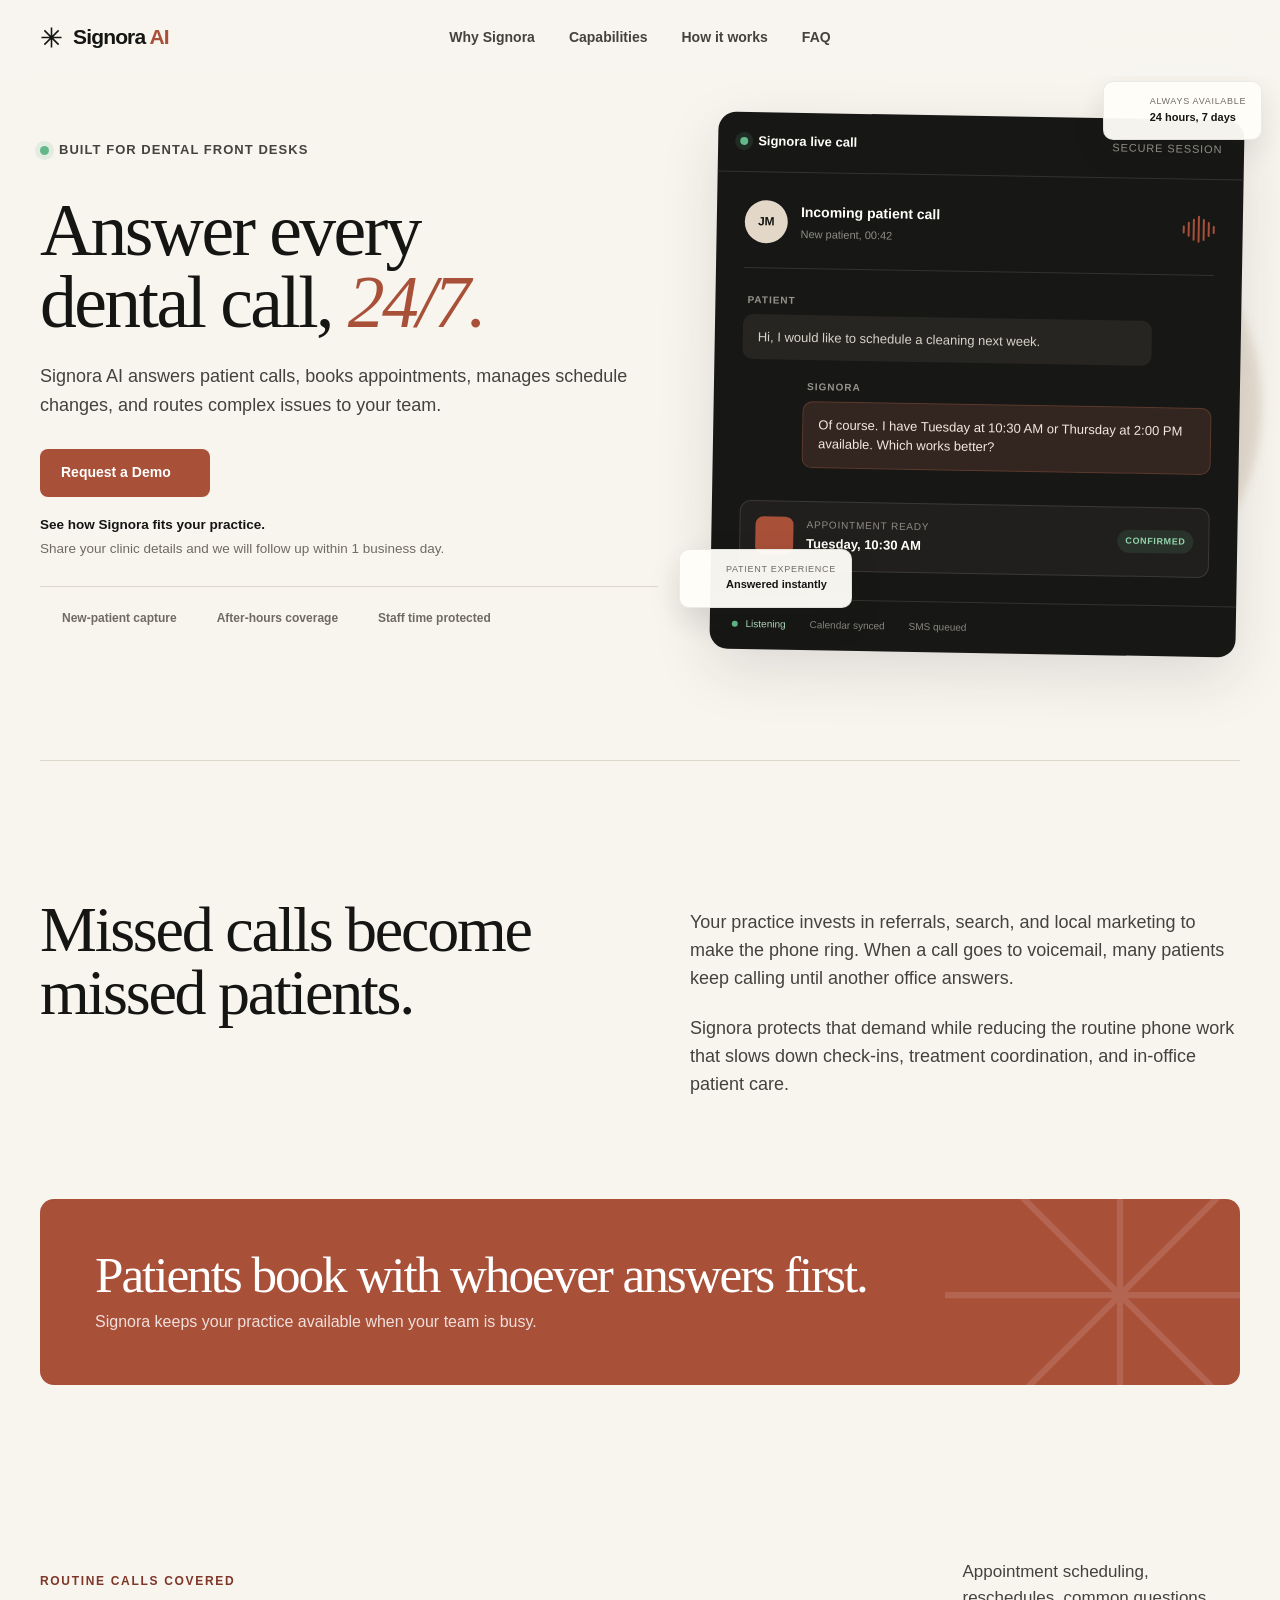
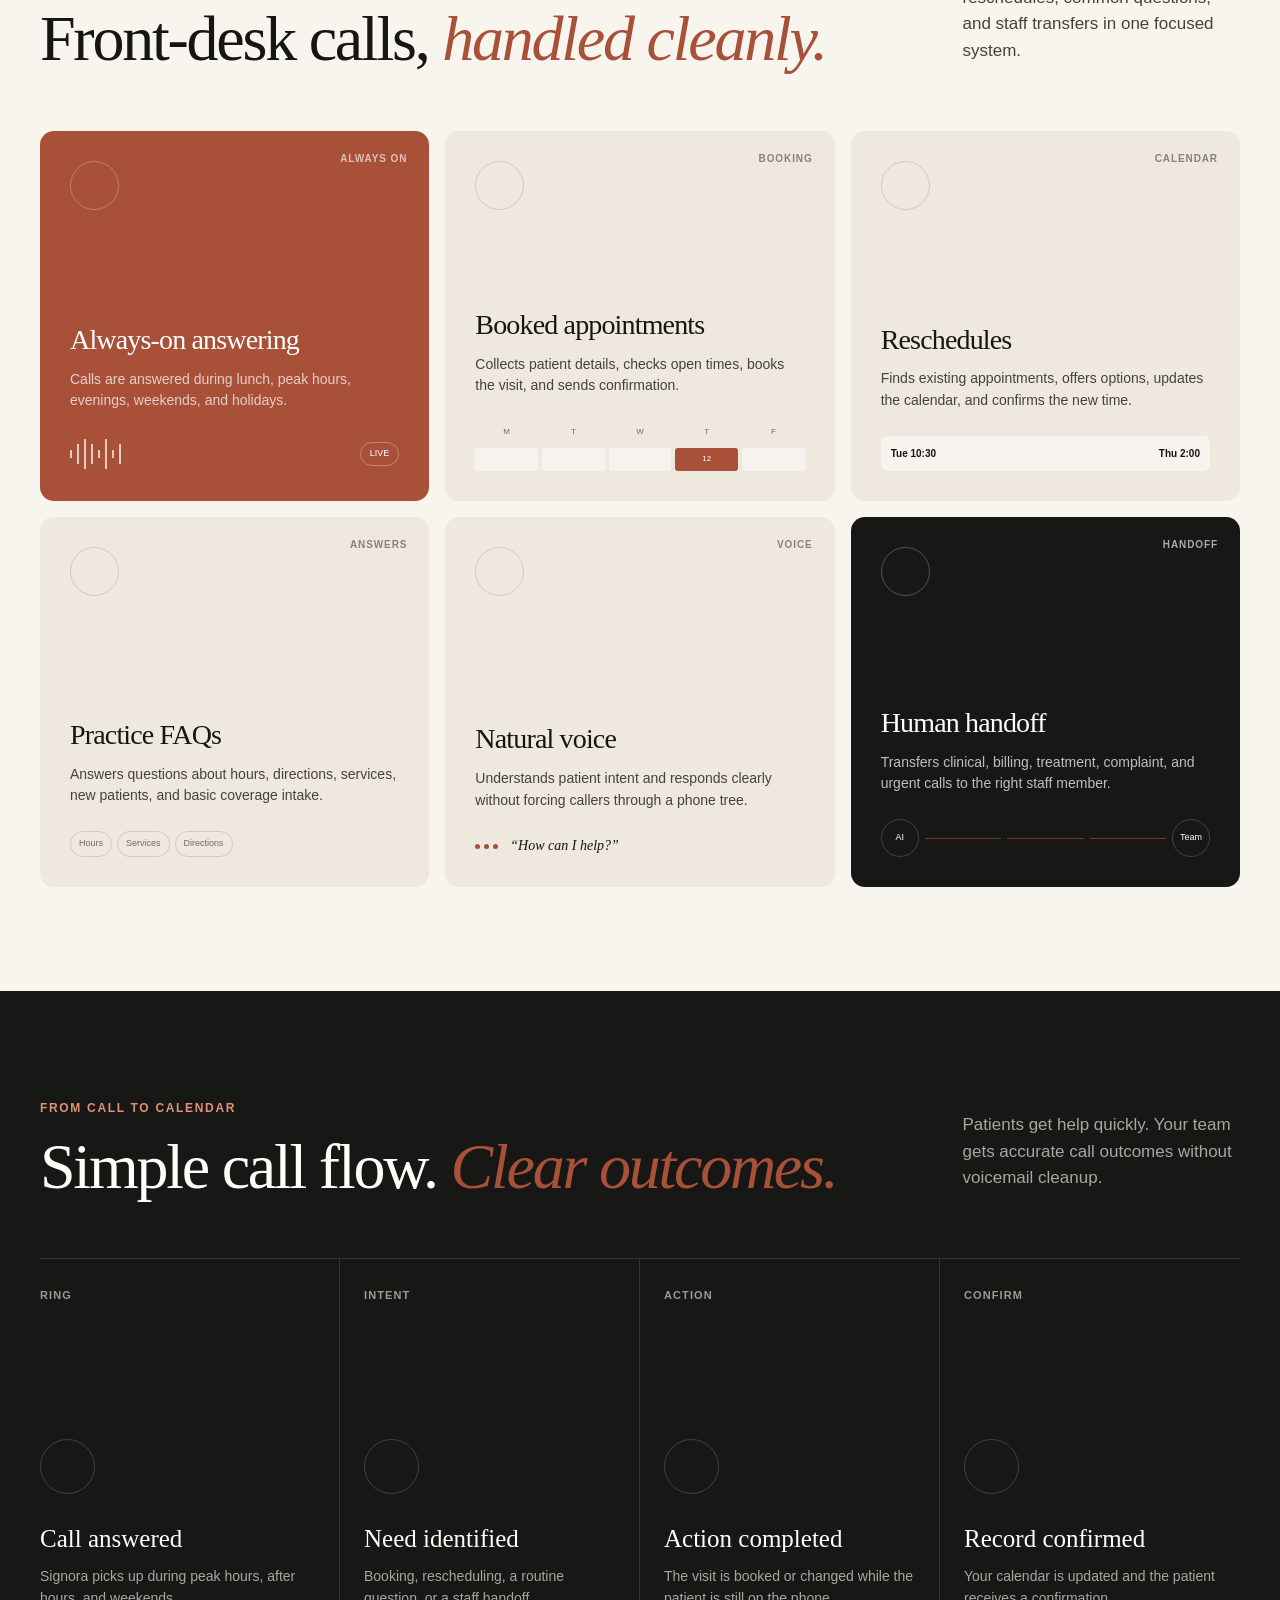
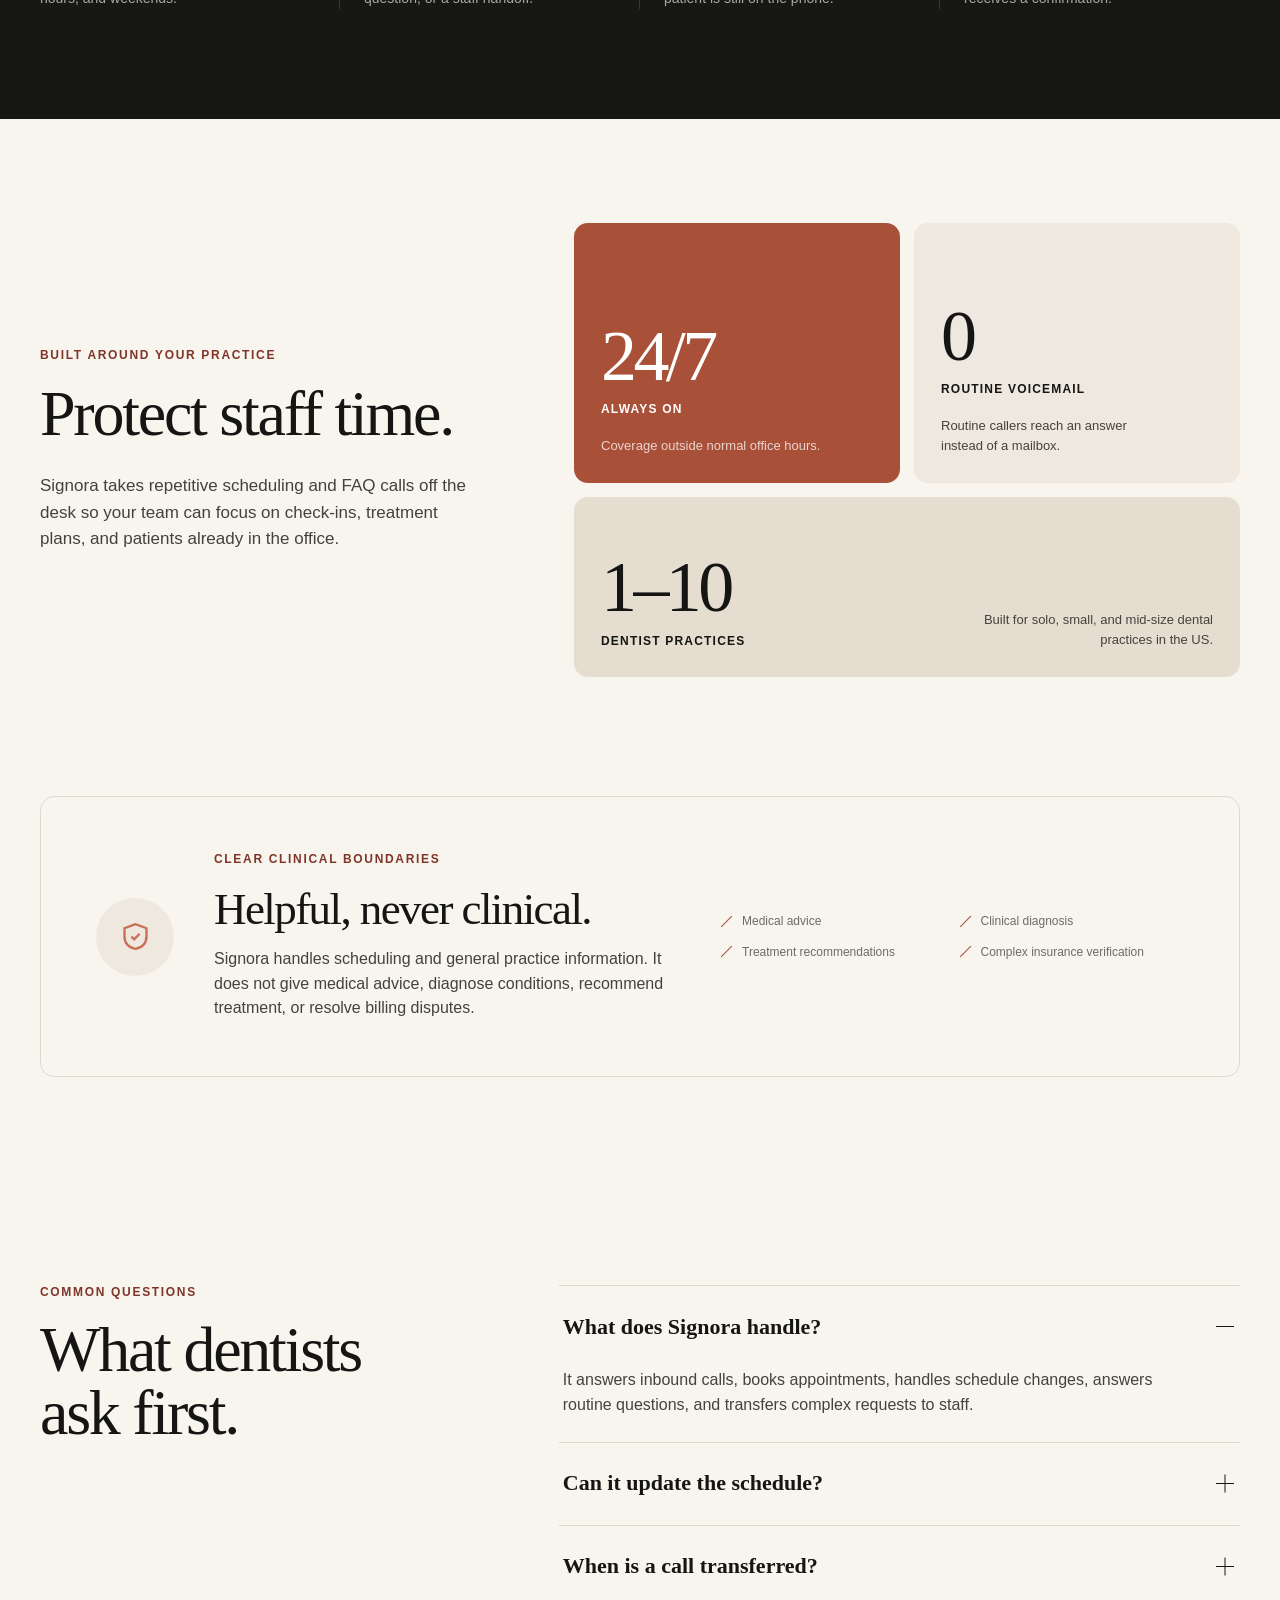
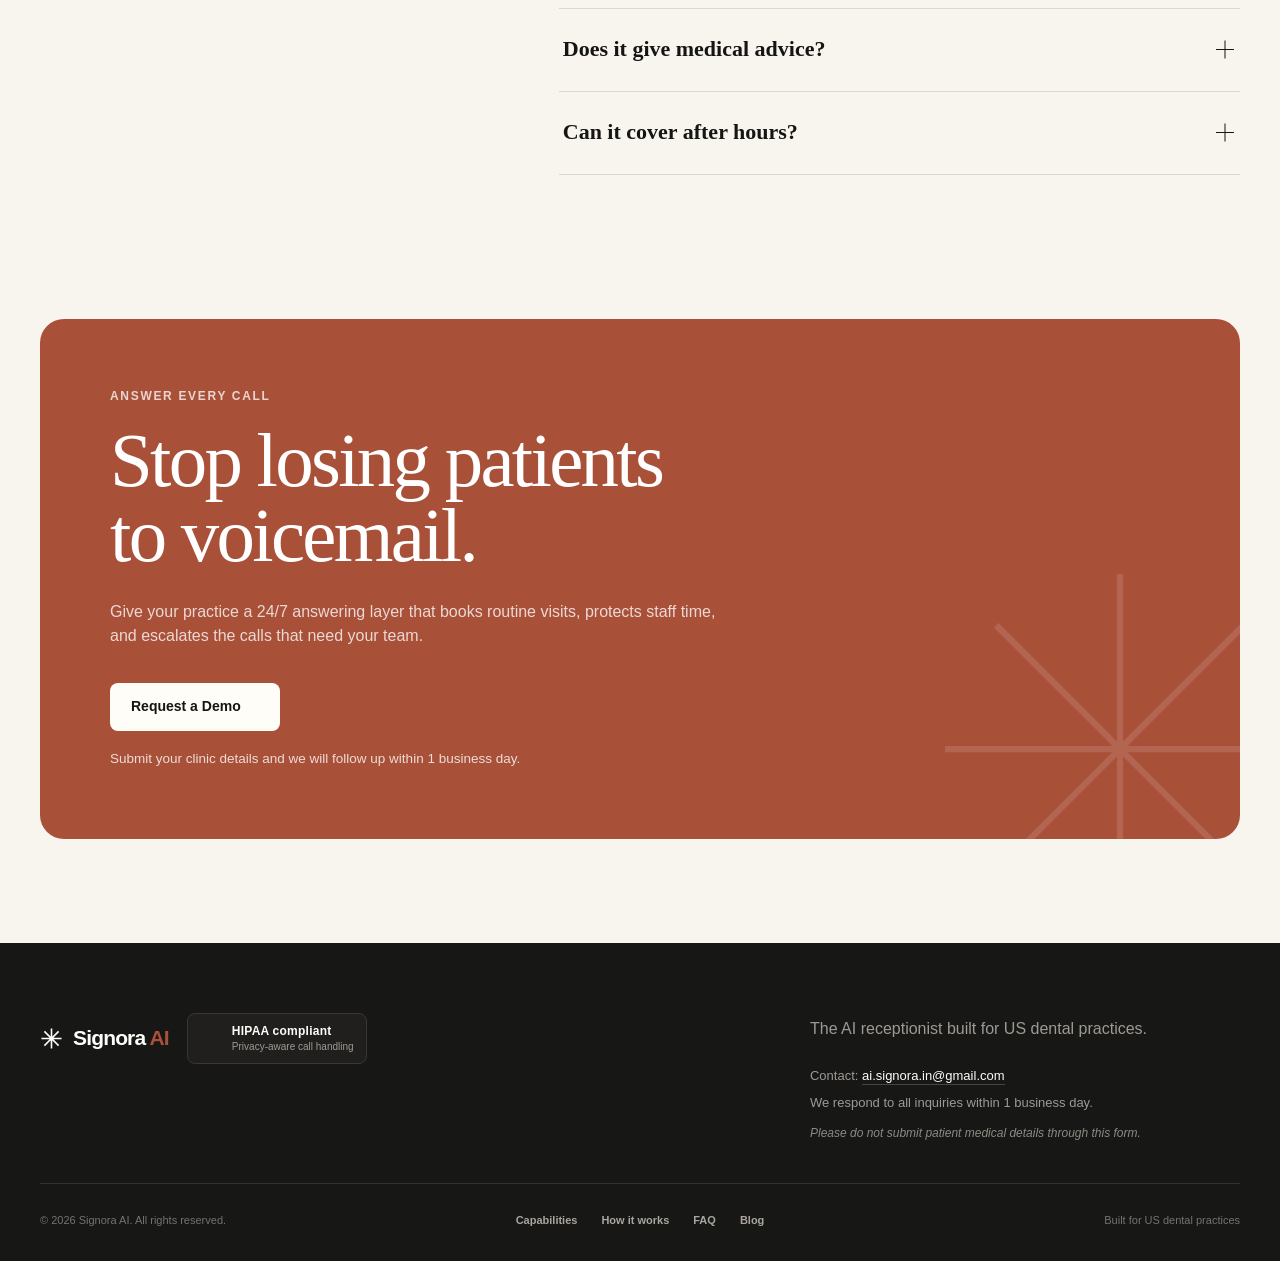
<file: index.html>
<!doctype html>
<html lang="en">

<head>
  <meta charset="UTF-8" />
  <meta name="viewport" content="width=device-width, initial-scale=1" />
  <meta name="description"
    content="Signora AI is a 24/7 AI receptionist for US dental practices. It answers patient calls, books visits, manages reschedules, and transfers complex issues to staff." />
  <meta name="theme-color" content="#f8f5ef" />
  <title>Signora AI | AI Receptionist for Dental Clinics</title>
  <link rel="canonical" href="https://signoraai.com/" />
  <meta name="robots" content="index,follow,max-snippet:-1,max-image-preview:large,max-video-preview:-1" />
  <meta name="keywords"
    content="AI receptionist, AI receptionist for dental clinics, best AI receptionist US, dental AI receptionist, AI solutions for dental clinics, virtual receptionist for dentists, dental answering service AI" />
  <meta property="og:type" content="website" />
  <meta property="og:url" content="https://signoraai.com/" />
  <meta property="og:title" content="Signora AI | AI Receptionist for Dental Clinics" />
  <meta property="og:description"
    content="A 24/7 AI receptionist for US dental practices. Answer calls, book visits, manage reschedules, and route complex patient issues to staff." />
  <meta name="twitter:card" content="summary_large_image" />
  <meta name="twitter:title" content="Signora AI | AI Receptionist for Dental Clinics" />
  <meta name="twitter:description"
    content="A 24/7 AI receptionist for US dental practices that helps capture new patients and protect front-desk time." />
  <link rel="stylesheet"
    href="https://cdn-uicons.flaticon.com/3.0.0/uicons-regular-rounded/css/uicons-regular-rounded.css" />
  <link rel="stylesheet" href="styles.css" />
  <script src="script.js" defer></script>
  <script type="application/ld+json">
    {
      "@context": "https://schema.org",
      "@graph": [
        {
          "@type": "Organization",
          "@id": "https://signoraai.com/#organization",
          "name": "Signora AI",
          "url": "https://signoraai.com/",
          "email": "ai.signora.in@gmail.com",
          "description": "Signora AI builds AI receptionist software for US dental practices.",
          "knowsAbout": [
            "AI receptionist",
            "Dental clinic call answering",
            "Dental appointment scheduling",
            "AI solutions for dental clinics",
            "Dental front desk automation"
          ]
        },
        {
          "@type": "WebSite",
          "@id": "https://signoraai.com/#website",
          "url": "https://signoraai.com/",
          "name": "Signora AI",
          "publisher": {
            "@id": "https://signoraai.com/#organization"
          },
          "inLanguage": "en-US"
        },
        {
          "@type": "SoftwareApplication",
          "@id": "https://signoraai.com/#software",
          "name": "Signora AI",
          "applicationCategory": "BusinessApplication",
          "operatingSystem": "Web",
          "url": "https://signoraai.com/",
          "description": "AI receptionist software for US dental practices that answers patient calls, books appointments, manages reschedules, and transfers complex issues to staff.",
          "audience": {
            "@type": "Audience",
            "audienceType": "Dentists, dental practice owners, and dental office managers in the United States"
          },
          "provider": {
            "@id": "https://signoraai.com/#organization"
          },
          "offers": {
            "@type": "Offer",
            "availability": "https://schema.org/InStock",
            "price": "0",
            "priceCurrency": "USD",
            "description": "Request a demo for pricing and implementation details."
          }
        },
        {
          "@type": "Service",
          "@id": "https://signoraai.com/#service",
          "name": "AI receptionist for dental clinics",
          "serviceType": "AI receptionist and dental call answering software",
          "provider": {
            "@id": "https://signoraai.com/#organization"
          },
          "areaServed": {
            "@type": "Country",
            "name": "United States"
          },
          "audience": {
            "@type": "Audience",
            "audienceType": "Dental clinics"
          },
          "description": "A 24/7 AI receptionist service for dental clinics that handles routine patient calls, appointment booking, rescheduling, FAQs, and staff handoffs."
        }
      ]
    }
  </script>
</head>

<body>
  <a class="skip-link" href="#main">Skip to content</a>
  <header class="site-header" data-header>
    <a class="brand" href="#top" aria-label="Signora AI home">
      <svg class="brand-mark" viewBox="0 0 32 32" aria-hidden="true">
        <path d="M16 2v28M2 16h28M6.1 6.1l19.8 19.8M25.9 6.1 6.1 25.9"></path>
      </svg>
      <span>Signora <i>AI</i></span>
    </a>
    <nav class="desktop-nav" aria-label="Primary navigation">
      <a href="#why">Why Signora</a><a href="#capabilities">Capabilities</a><a href="#how">How it works</a><a
        href="#faq">FAQ</a>
    </nav>
    <a class="button button-small nav-cta" href="#demo" data-demo-open data-nav-demo-cta>Request a Demo <i class="fi fi-rr-arrow-up-right" aria-hidden="true"></i></a>
    <button class="menu-button" type="button" aria-label="Open menu" aria-expanded="false" data-menu-button>
      <span></span><span></span>
    </button>
    <div class="mobile-menu" data-mobile-menu>
      <nav aria-label="Mobile navigation"><a href="#why">Why Signora</a><a href="#capabilities">Capabilities</a><a
          href="#how">How it works</a><a href="#faq">FAQ</a></nav>
      <a class="button nav-demo-cta" href="#demo" data-demo-open data-nav-demo-cta>Request a Demo
        <i class="fi fi-rr-arrow-up-right" aria-hidden="true"></i></a>
    </div>
  </header>

  <main id="main">
    <section class="hero section" id="top">
      <div class="hero-copy reveal">
        <div class="eyebrow"><span class="live-dot"></span> Built for dental front desks</div>
        <h1>Answer every dental call, <em>24/7.</em></h1>
        <p class="hero-lede">Signora AI answers patient calls, books appointments, manages schedule changes, and routes
          complex issues to your team.</p>
        <div class="hero-actions">
          <a class="button button-primary" href="#demo" data-demo-open data-hero-demo-cta>Request a Demo <i class="fi fi-rr-arrow-up-right" aria-hidden="true"></i></a>
        </div>
        <div class="cta-trust-note">
          <strong>See how Signora fits your practice.</strong>
          <span>Share your clinic details and we will follow up within 1 business day.</span>
        </div>
        <div class="hero-proof" aria-label="Key benefits">
          <span><i class="fi fi-rr-user-check" aria-hidden="true"></i> New-patient capture</span>
          <span><i class="fi fi-rr-alarm-clock" aria-hidden="true"></i> After-hours coverage</span>
          <span><i class="fi fi-rr-user-shield" aria-hidden="true"></i> Staff time protected</span>
        </div>
      </div>

      <div class="call-stage reveal delay-1" id="product" aria-label="Signora AI call experience preview">
        <div class="call-window">
          <div class="window-bar"><span class="window-title"><i></i> Signora live call</span><span
              class="secure-label">Secure session</span></div>
          <div class="call-body">
            <div class="caller-row">
              <div class="avatar">JM</div>
          <div><strong>Incoming patient call</strong><span>New patient, 00:42</span></div>
              <div class="wave" aria-hidden="true"><i></i><i></i><i></i><i></i><i></i><i></i><i></i></div>
            </div>
            <div class="transcript">
              <div class="message patient"><span>Patient</span>
                <p>Hi, I would like to schedule a cleaning next week.</p>
              </div>
              <div class="message signora"><span>Signora</span>
                <p>Of course. I have Tuesday at 10:30 AM or Thursday at 2:00 PM available. Which works better?</p>
              </div>
            </div>
            <div class="action-card">
              <div class="action-icon"><i class="fi fi-rr-calendar-check" aria-hidden="true"></i></div>
              <div><span>Appointment ready</span><strong>Tuesday, 10:30 AM</strong></div>
              <span class="status-pill">Confirmed</span>
            </div>
          </div>
          <div class="call-footer"><span><i></i> Listening</span><span>Calendar synced</span><span>SMS queued</span>
          </div>
        </div>
        <div class="floating-note note-top"><i class="fi fi-rr-clock" aria-hidden="true"></i>
          <div><span>Always available</span><strong>24 hours, 7 days</strong></div>
        </div>
        <div class="floating-note note-bottom"><i class="fi fi-rr-check" aria-hidden="true"></i>
          <div><span>Patient experience</span><strong>Answered instantly</strong></div>
        </div>
      </div>
    </section>

    <section class="problem section" id="why">
      <div class="section-label reveal">The cost of voicemail</div>
      <div class="problem-grid">
        <div class="reveal">
          <h2>Missed calls become missed patients.</h2>
        </div>
        <div class="problem-copy reveal delay-1">
          <p>Your practice invests in referrals, search, and local marketing to make the phone ring. When a call goes to
            voicemail, many patients keep calling until another office answers.</p>
          <p>Signora protects that demand while reducing the routine phone work that slows down check-ins, treatment
            coordination, and in-office patient care.</p>
        </div>
      </div>
      <div class="quote-band reveal">
        <p>Patients book with whoever answers first.</p><span>Signora keeps your practice available when your team is
          busy.</span>
        <svg class="cta-star" viewBox="0 0 32 32" aria-hidden="true">
          <path d="M16 2v28M2 16h28M6.1 6.1l19.8 19.8M25.9 6.1 6.1 25.9"></path>
        </svg>
      </div>
    </section>

    <section class="capabilities section" id="capabilities">
      <div class="section-heading reveal">
        <div><span class="section-label">Routine calls covered</span>
          <h2>Front-desk calls, <em>handled cleanly.</em></h2>
        </div>
        <p>Appointment scheduling, reschedules, common questions, and staff transfers in one focused system.</p>
      </div>
      <div class="capability-grid">
        <article class="capability-card featured reveal">
          <div class="card-kicker">Always on</div>
          <div class="icon-wrap"><i class="fi fi-rr-phone-call" aria-hidden="true"></i></div>
          <h3>Always-on answering</h3>
          <p>Calls are answered during lunch, peak hours, evenings, weekends, and holidays.</p>
          <div class="mini-wave"><i></i><i></i><i></i><i></i><i></i><i></i><i></i><i></i><span>Live</span></div>
        </article>
        <article class="capability-card reveal delay-1">
          <div class="card-kicker">Booking</div>
          <div class="icon-wrap"><i class="fi fi-rr-calendar" aria-hidden="true"></i></div>
          <h3>Booked appointments</h3>
          <p>Collects patient details, checks open times, books the visit, and sends confirmation.</p>
          <div class="calendar-mini">
            <span>M</span><span>T</span><span>W</span><span>T</span><span>F</span><i></i><i></i><i></i><i
              class="selected">12</i><i></i></div>
        </article>
        <article class="capability-card reveal delay-2">
          <div class="card-kicker">Calendar</div>
          <div class="icon-wrap"><i class="fi fi-rr-arrows-repeat" aria-hidden="true"></i></div>
          <h3>Reschedules</h3>
          <p>Finds existing appointments, offers options, updates the calendar, and confirms the new time.</p>
          <div class="swap-mini"><span>Tue 10:30</span><i class="fi fi-rr-arrows-repeat" aria-hidden="true"></i><span>Thu 2:00</span></div>
        </article>
        <article class="capability-card reveal">
          <div class="card-kicker">Answers</div>
          <div class="icon-wrap"><i class="fi fi-rr-comment" aria-hidden="true"></i></div>
          <h3>Practice FAQs</h3>
          <p>Answers questions about hours, directions, services, new patients, and basic coverage intake.</p>
          <div class="tags-mini"><span>Hours</span><span>Services</span><span>Directions</span></div>
        </article>
        <article class="capability-card reveal delay-1">
          <div class="card-kicker">Voice</div>
          <div class="icon-wrap"><i class="fi fi-rr-voice-command" aria-hidden="true"></i></div>
          <h3>Natural voice</h3>
          <p>Understands patient intent and responds clearly without forcing callers through a phone tree.</p>
          <div class="speech-mini"><i></i><i></i><i></i><span>“How can I help?”</span></div>
        </article>
        <article class="capability-card dark reveal delay-2">
          <div class="card-kicker">Handoff</div>
          <div class="icon-wrap"><i class="fi fi-rr-arrow-right-to-bracket" aria-hidden="true"></i></div>
          <h3>Human handoff</h3>
          <p>Transfers clinical, billing, treatment, complaint, and urgent calls to the right staff member.</p>
          <div class="transfer-mini"><span>AI</span><i></i><i></i><i></i><span>Team</span></div>
        </article>
      </div>
    </section>

    <section class="workflow section" id="how">
      <div class="section-heading light reveal">
        <div><span class="section-label">From call to calendar</span>
          <h2>Simple call flow. <em>Clear outcomes.</em></h2>
        </div>
        <p>Patients get help quickly. Your team gets accurate call outcomes without voicemail cleanup.</p>
      </div>
      <div class="workflow-list">
        <article class="workflow-step reveal"><span class="step-index">Ring</span>
          <div class="step-icon"><i class="fi fi-rr-phone-call" aria-hidden="true"></i></div>
          <div>
            <h3>Call answered</h3>
            <p>Signora picks up during peak hours, after hours, and weekends.</p>
          </div>
        </article>
        <article class="workflow-step reveal delay-1"><span class="step-index">Intent</span>
          <div class="step-icon"><i class="fi fi-rr-answer" aria-hidden="true"></i></div>
          <div>
            <h3>Need identified</h3>
            <p>Booking, rescheduling, a routine question, or a staff handoff.</p>
          </div>
        </article>
        <article class="workflow-step reveal delay-2"><span class="step-index">Action</span>
          <div class="step-icon"><i class="fi fi-rr-check" aria-hidden="true"></i></div>
          <div>
            <h3>Action completed</h3>
            <p>The visit is booked or changed while the patient is still on the phone.</p>
          </div>
        </article>
        <article class="workflow-step reveal delay-3"><span class="step-index">Confirm</span>
          <div class="step-icon"><i class="fi fi-rr-calendar-check" aria-hidden="true"></i></div>
          <div>
            <h3>Record confirmed</h3>
            <p>Your calendar is updated and the patient receives a confirmation.</p>
          </div>
        </article>
      </div>
    </section>

    <section class="outcomes section">
      <div class="outcomes-copy reveal"><span class="section-label">Built around your practice</span>
        <h2>Protect staff time.</h2>
        <p>Signora takes repetitive scheduling and FAQ calls off the desk so your team can focus on check-ins, treatment
          plans, and patients already in the office.</p>
      </div>
      <div class="metrics-grid reveal delay-1">
        <div class="metric-card coral"><strong>24/7</strong><span>Always on</span>
          <p>Coverage outside normal office hours.</p>
        </div>
        <div class="metric-card"><strong>0</strong><span>Routine voicemail</span>
          <p>Routine callers reach an answer instead of a mailbox.</p>
        </div>
        <div class="metric-card wide">
          <div><strong>1–10</strong><span>Dentist practices</span></div>
          <p>Built for solo, small, and mid-size dental practices in the US.</p>
        </div>
      </div>
    </section>

    <section class="guardrails section">
      <div class="guardrail-card reveal">
        <div class="guardrail-mark">
          <svg viewBox="0 0 24 24" aria-hidden="true">
            <path d="M12 3 4 6v6c0 5 3.4 8 8 9 4.6-1 8-4 8-9V6l-8-3z"></path>
            <path d="m9 12 2 2 4-4"></path>
          </svg>
        </div>
        <div><span class="section-label">Clear clinical boundaries</span>
          <h2>Helpful, never clinical.</h2>
          <p>Signora handles scheduling and general practice information. It does not give medical advice, diagnose
            conditions, recommend treatment, or resolve billing disputes.</p>
        </div>
        <div class="guardrail-list"><span><i></i> Medical advice</span><span><i></i> Clinical
            diagnosis</span><span><i></i> Treatment recommendations</span><span><i></i> Complex insurance
            verification</span></div>
      </div>
    </section>

    <section class="faq section" id="faq">
      <div class="faq-heading reveal"><span class="section-label">Common questions</span>
        <h2>What dentists ask first.</h2>
      </div>
      <div class="accordion reveal delay-1">
        <div class="accordion-item">
          <h3><button aria-expanded="true">What does Signora handle?<span></span></button></h3>
          <div class="accordion-panel">
            <p>It answers inbound calls, books appointments, handles schedule changes, answers routine questions, and
              transfers complex requests to staff.</p>
          </div>
        </div>
        <div class="accordion-item">
          <h3><button aria-expanded="false">Can it update the schedule?<span></span></button></h3>
          <div class="accordion-panel" hidden>
            <p>Yes. It can collect patient information, check availability, locate appointments, update the schedule,
              and send confirmations.</p>
          </div>
        </div>
        <div class="accordion-item">
          <h3><button aria-expanded="false">When is a call transferred?<span></span></button></h3>
          <div class="accordion-panel" hidden>
            <p>Clinical concerns, treatment planning, billing disputes, complaints, and urgent situations are transferred
              to the appropriate staff member.</p>
          </div>
        </div>
        <div class="accordion-item">
          <h3><button aria-expanded="false">Does it give medical advice?<span></span></button></h3>
          <div class="accordion-panel" hidden>
            <p>No. Signora does not provide medical advice, diagnosis, treatment recommendations, or complex insurance
              verification.</p>
          </div>
        </div>
        <div class="accordion-item">
          <h3><button aria-expanded="false">Can it cover after hours?<span></span></button></h3>
          <div class="accordion-panel" hidden>
            <p>Yes. Signora can answer patient calls 24 hours a day, seven days a week, including weekends and holidays.
            </p>
          </div>
        </div>
      </div>
    </section>

    <section class="final-cta section">
      <div class="cta-card reveal">
        <span class="section-label">Answer every call</span>
        <h2>Stop losing patients to voicemail.</h2>
        <p>Give your practice a 24/7 answering layer that books routine visits, protects staff time, and escalates the
          calls that need your team.</p>
        <div class="cta-actions">
          <a class="button button-light" href="#demo" data-demo-open>Request a Demo <i class="fi fi-rr-arrow-up-right" aria-hidden="true"></i></a>
        </div>
        <div class="cta-trust-note light">
          Submit your clinic details and we will follow up within 1 business day.
        </div>
        <svg class="cta-star" viewBox="0 0 32 32" aria-hidden="true">
          <path d="M16 2v28M2 16h28M6.1 6.1l19.8 19.8M25.9 6.1 6.1 25.9"></path>
        </svg>
      </div>
    </section>
  </main>

  <dialog class="demo-modal" id="demo-modal" aria-labelledby="demo-title">
    <button class="modal-close" type="button" aria-label="Close demo form" data-demo-close>
      <i class="fi fi-rr-x" aria-hidden="true"></i>
    </button>
    <div class="modal-copy">
      <span class="section-label">Request a demo</span>
      <h2 id="demo-title">Tell us about your practice.</h2>
      <p>Submit your clinic details and we will follow up within 1 business day.</p>
    </div>
    <form class="demo-form" data-demo-form novalidate>
      <div class="field-row">
        <div class="field">
          <label for="demo-name">Full name</label>
          <input id="demo-name" name="name" autocomplete="name" required />
          <span class="field-error" aria-live="polite"></span>
        </div>
        <div class="field">
          <label for="demo-email">Work email</label>
          <input id="demo-email" name="email" type="email" autocomplete="email" required />
          <span class="field-error" aria-live="polite"></span>
        </div>
      </div>
      <div class="field-row">
        <div class="field">
          <label for="demo-phone">Phone number</label>
          <input id="demo-phone" name="phone" type="tel" autocomplete="tel" required />
          <span class="field-error" aria-live="polite"></span>
        </div>
        <div class="field">
          <label for="demo-clinic">Clinic name</label>
          <input id="demo-clinic" name="clinic" autocomplete="organization" required />
          <span class="field-error" aria-live="polite"></span>
        </div>
      </div>
      <div class="field-row">
        <div class="field">
          <label for="demo-role">Your role</label>
          <select id="demo-role" name="role" required>
            <option value="">Select role</option>
            <option>Dentist</option>
            <option>Practice Owner</option>
            <option>Office Manager</option>
            <option>Front Desk Manager</option>
            <option>Operations Manager</option>
            <option>Other</option>
          </select>
          <span class="field-error" aria-live="polite"></span>
        </div>
        <div class="field">
          <label for="demo-dentists">Number of dentists</label>
          <select id="demo-dentists" name="dentists" required>
            <option value="">Select size</option>
            <option>1</option>
            <option>2–3</option>
            <option>4–6</option>
            <option>7–10</option>
            <option>10+</option>
          </select>
          <span class="field-error" aria-live="polite"></span>
        </div>
      </div>
      <div class="field-row">
        <div class="field">
          <label for="demo-volume">Monthly inbound call volume</label>
          <select id="demo-volume" name="volume" required>
            <option value="">Select volume</option>
            <option>Under 100</option>
            <option>100–250</option>
            <option>250–500</option>
            <option>500–1000</option>
            <option>1000+</option>
          </select>
          <span class="field-error" aria-live="polite"></span>
        </div>
        <div class="field">
          <label for="demo-challenge">Biggest challenge today</label>
          <select id="demo-challenge" name="challenge" required>
            <option value="">Select challenge</option>
            <option>Missed calls after hours</option>
            <option>Front-desk overload</option>
            <option>Too many scheduling calls</option>
            <option>Slow callback times</option>
            <option>Lost new-patient bookings</option>
            <option>Other</option>
          </select>
          <span class="field-error" aria-live="polite"></span>
        </div>
      </div>
      <div class="field-row">
        <div class="field">
          <label for="demo-software">Scheduling software</label>
          <input id="demo-software" name="software" placeholder="Dentrix, Eaglesoft, Open Dental..." />
        </div>
        <div class="field">
          <label for="demo-coverage">Coverage interest</label>
          <select id="demo-coverage" name="coverage" required>
            <option value="">Select coverage</option>
            <option>24/7 coverage</option>
            <option>After-hours only</option>
            <option>Overflow during busy hours</option>
            <option>Unsure / want to discuss</option>
          </select>
          <span class="field-error" aria-live="polite"></span>
        </div>
      </div>
      <fieldset class="field choice-field">
        <legend>When are missed calls most common?</legend>
        <div class="choice-grid">
          <label><input type="checkbox" name="missed_calls" value="Lunch hours" /> Lunch hours</label>
          <label><input type="checkbox" name="missed_calls" value="Peak clinic hours" /> Peak clinic hours</label>
          <label><input type="checkbox" name="missed_calls" value="Evenings" /> Evenings</label>
          <label><input type="checkbox" name="missed_calls" value="Weekends" /> Weekends</label>
          <label><input type="checkbox" name="missed_calls" value="Holidays" /> Holidays</label>
          <label><input type="checkbox" name="missed_calls" value="All of the above" /> All of the above</label>
        </div>
      </fieldset>
      <div class="field-row">
        <div class="field">
          <label for="demo-timeline">Implementation timeline</label>
          <select id="demo-timeline" name="timeline" required>
            <option value="">Select timeline</option>
            <option>ASAP</option>
            <option>Within 30 days</option>
            <option>1–3 months</option>
            <option>Just researching</option>
          </select>
          <span class="field-error" aria-live="polite"></span>
        </div>
        <div class="field">
          <label for="demo-first">What should Signora handle first?</label>
          <textarea id="demo-first" name="first_handling" rows="2" placeholder="Booking, rescheduling, overflow calls..."></textarea>
        </div>
      </div>
      <button class="button button-primary submit-button" type="submit">Submit demo request <i class="fi fi-rr-arrow-up-right" aria-hidden="true"></i></button>
      <p class="form-note">Please do not submit patient medical details. Your response is stored securely in your connected Google Sheet.</p>
      <p class="form-status" data-form-status aria-live="polite"></p>
    </form>
    <div class="form-success" data-form-success hidden>
      <div class="success-icon">
        <i class="fi fi-rr-check" aria-hidden="true"></i>
      </div>
      <h3>Request received.</h3>
      <p>Thanks. We will follow up within 1 business day with next steps for your practice.</p>
      <button class="button button-outline" type="button" data-demo-close>Close</button>
    </div>
  </dialog>

  <footer class="site-footer">
    <div class="footer-top">
      <div class="footer-brand-stack">
        <a class="brand brand-light" href="#top">
          <svg class="brand-mark" viewBox="0 0 32 32" aria-hidden="true">
            <path d="M16 2v28M2 16h28M6.1 6.1l19.8 19.8M25.9 6.1 6.1 25.9"></path>
          </svg>
          <span>Signora <i>AI</i></span>
        </a>
        <div class="hipaa-badge" aria-label="HIPAA compliant workflows">
          <i class="fi fi-rr-user-shield" aria-hidden="true"></i>
          <span><strong>HIPAA compliant</strong><small>Privacy-aware call handling</small></span>
        </div>
      </div>
      <div class="footer-info">
        <p>The AI receptionist built for US dental practices.</p>
        <div class="footer-contact">
          <div>Contact: <a href="mailto:ai.signora.in@gmail.com">ai.signora.in@gmail.com</a></div>
          <div>We respond to all inquiries within 1 business day.</div>
          <div class="privacy-note">Please do not submit patient medical details through this form.</div>
        </div>
      </div>
    </div>
    <div class="footer-bottom">
      <span>© <span data-year></span> Signora AI. All rights reserved.</span>
      <nav aria-label="Footer navigation"><a href="#capabilities">Capabilities</a><a href="#how">How it works</a><a
          href="#faq">FAQ</a><a href="blog.html">Blog</a></nav>
      <span>Built for US dental practices</span>
    </div>
  </footer>
</body>

</html>
</file>
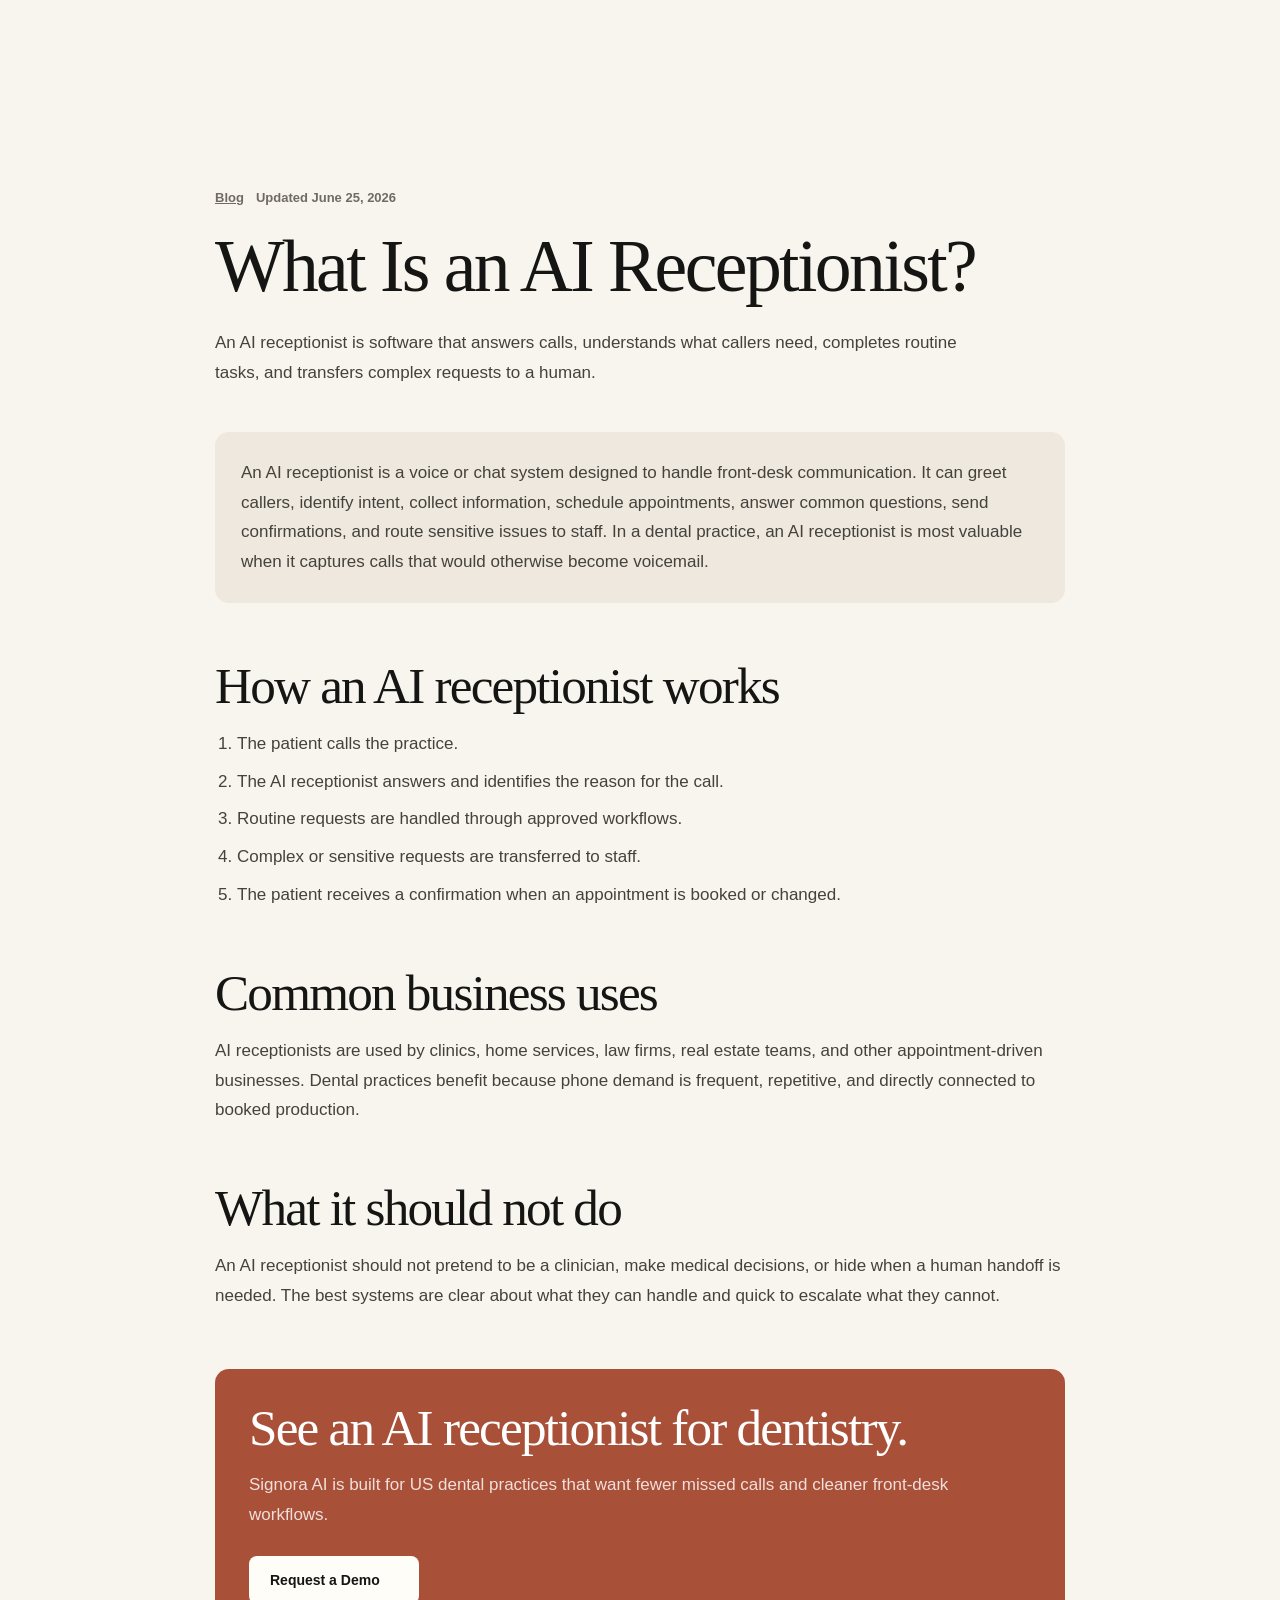
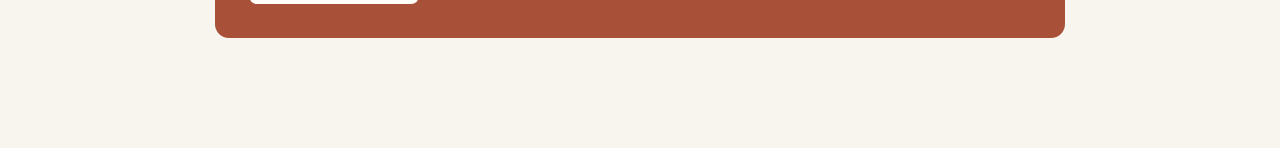
<file: ai-receptionist.html>
<!doctype html>
<html lang="en">

<head>
  <meta charset="UTF-8" />
  <meta name="viewport" content="width=device-width, initial-scale=1" />
  <meta name="description"
    content="An AI receptionist answers calls, understands intent, handles routine tasks, and transfers complex requests to staff." />
  <meta name="robots" content="index,follow,max-snippet:-1,max-image-preview:large" />
  <link rel="canonical" href="https://signoraai.com/ai-receptionist.html" />
  <title>What Is an AI Receptionist? | Signora AI</title>
  <link rel="stylesheet"
    href="https://cdn-uicons.flaticon.com/3.0.0/uicons-regular-rounded/css/uicons-regular-rounded.css" />
  <link rel="stylesheet" href="styles.css" />
  <script type="application/ld+json">
    {
      "@context": "https://schema.org",
      "@type": "Article",
      "headline": "What Is an AI Receptionist?",
      "datePublished": "2026-06-25",
      "dateModified": "2026-06-25",
      "author": { "@type": "Organization", "name": "Signora AI" },
      "publisher": { "@type": "Organization", "name": "Signora AI", "url": "https://signoraai.com/" },
      "mainEntityOfPage": "https://signoraai.com/ai-receptionist.html"
    }
  </script>
</head>

<body>
  <main class="article-main">
    <article class="article-layout">
      <div class="article-meta"><a href="blog.html">Blog</a><span>Updated June 25, 2026</span></div>
      <h1>What Is an AI Receptionist?</h1>
      <p class="article-dek">An AI receptionist is software that answers calls, understands what callers need, completes
        routine tasks, and transfers complex requests to a human.</p>
      <div class="answer-box">
        <p>An AI receptionist is a voice or chat system designed to handle front-desk communication. It can greet
          callers, identify intent, collect information, schedule appointments, answer common questions, send
          confirmations, and route sensitive issues to staff. In a dental practice, an AI receptionist is most valuable
          when it captures calls that would otherwise become voicemail.</p>
      </div>
      <h2>How an AI receptionist works</h2>
      <ol>
        <li>The patient calls the practice.</li>
        <li>The AI receptionist answers and identifies the reason for the call.</li>
        <li>Routine requests are handled through approved workflows.</li>
        <li>Complex or sensitive requests are transferred to staff.</li>
        <li>The patient receives a confirmation when an appointment is booked or changed.</li>
      </ol>
      <h2>Common business uses</h2>
      <p>AI receptionists are used by clinics, home services, law firms, real estate teams, and other appointment-driven
        businesses. Dental practices benefit because phone demand is frequent, repetitive, and directly connected to
        booked production.</p>
      <h2>What it should not do</h2>
      <p>An AI receptionist should not pretend to be a clinician, make medical decisions, or hide when a human handoff is
        needed. The best systems are clear about what they can handle and quick to escalate what they cannot.</p>
      <section class="article-cta">
        <h2>See an AI receptionist for dentistry.</h2>
        <p>Signora AI is built for US dental practices that want fewer missed calls and cleaner front-desk workflows.</p>
        <a class="button button-light" href="index.html#demo">Request a Demo <i class="fi fi-rr-arrow-up-right" aria-hidden="true"></i></a>
      </section>
    </article>
  </main>
</body>

</html>
</file>
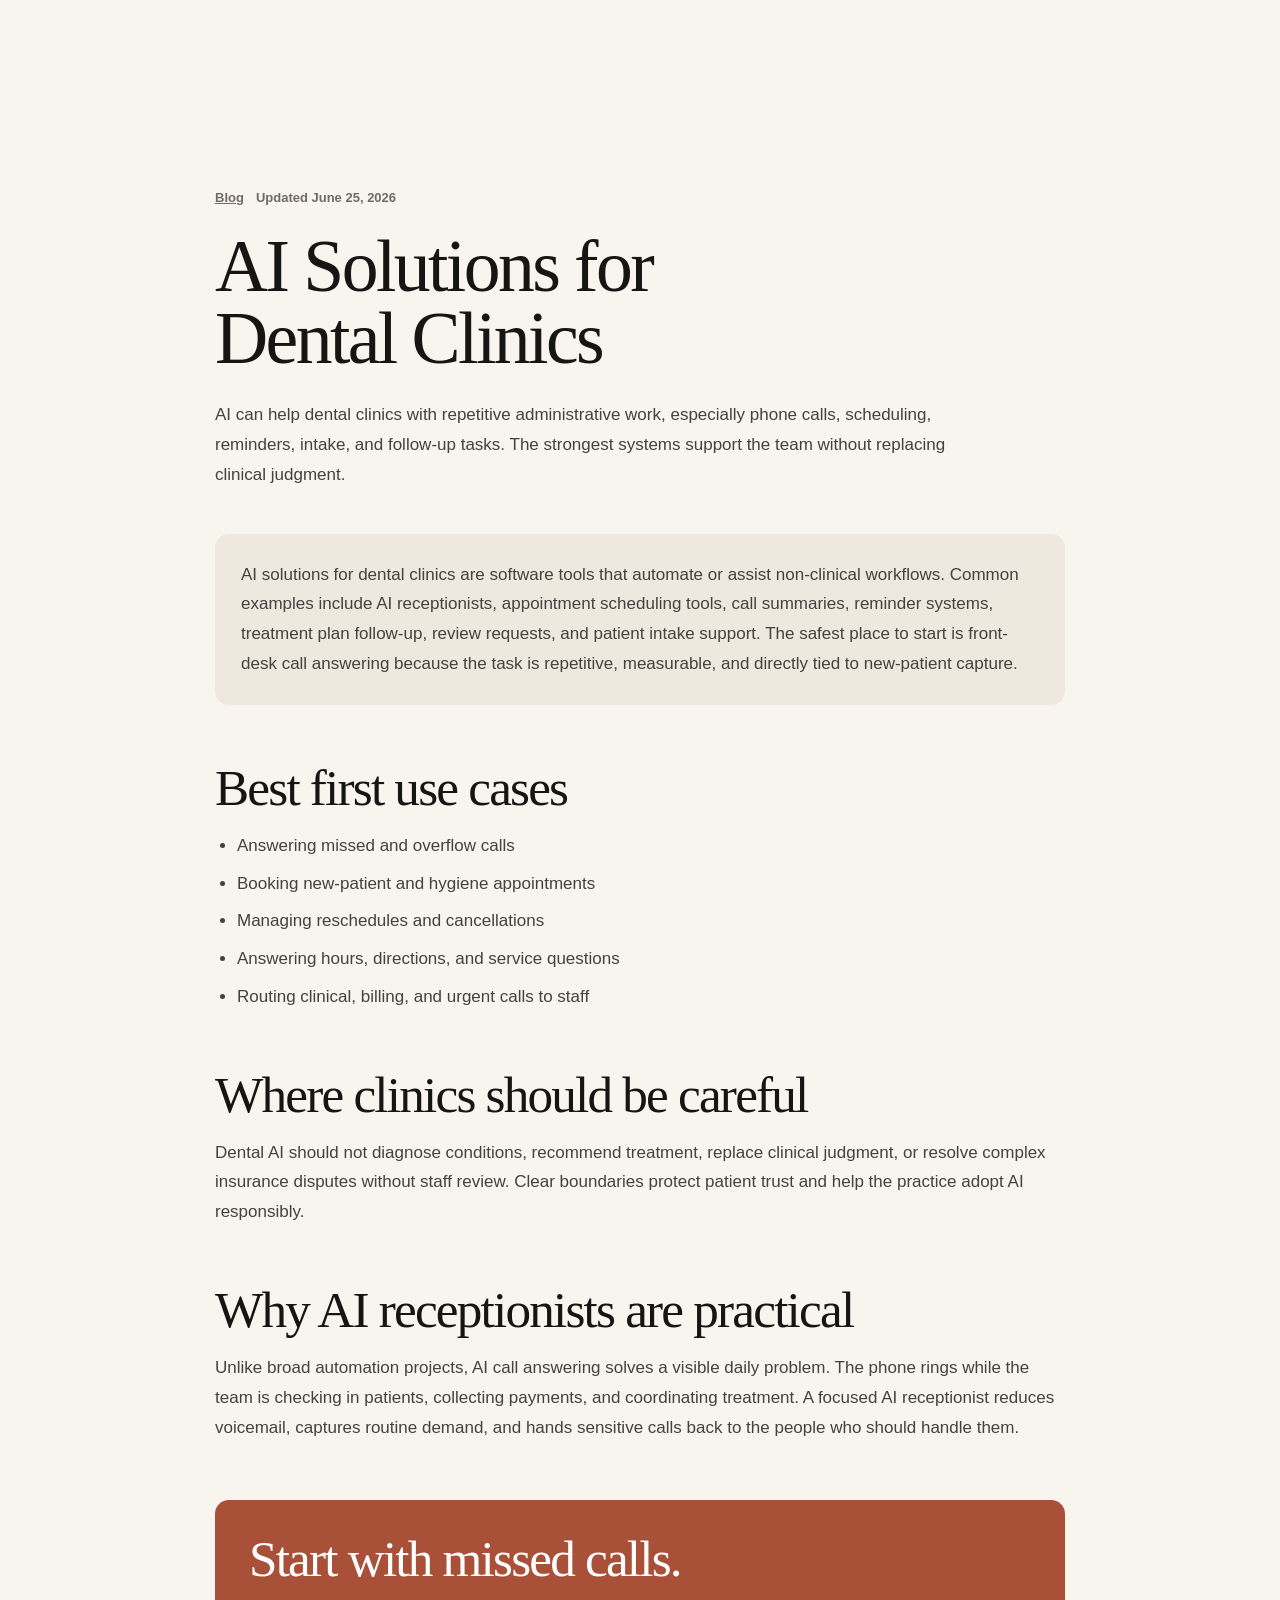
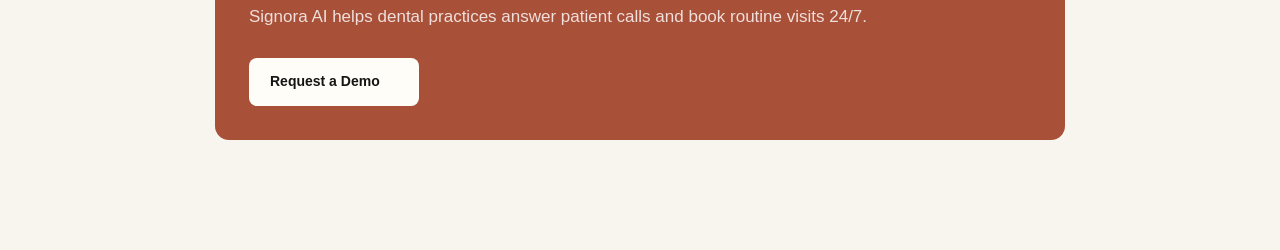
<file: ai-solutions-dental-clinics.html>
<!doctype html>
<html lang="en">

<head>
  <meta charset="UTF-8" />
  <meta name="viewport" content="width=device-width, initial-scale=1" />
  <meta name="description"
    content="AI solutions for dental clinics include call answering, appointment booking, rescheduling, reminders, and front-desk workflow support." />
  <meta name="robots" content="index,follow,max-snippet:-1,max-image-preview:large" />
  <link rel="canonical" href="https://signoraai.com/ai-solutions-dental-clinics.html" />
  <title>AI Solutions for Dental Clinics | Signora AI</title>
  <link rel="stylesheet"
    href="https://cdn-uicons.flaticon.com/3.0.0/uicons-regular-rounded/css/uicons-regular-rounded.css" />
  <link rel="stylesheet" href="styles.css" />
  <script type="application/ld+json">
    {
      "@context": "https://schema.org",
      "@type": "Article",
      "headline": "AI Solutions for Dental Clinics",
      "datePublished": "2026-06-25",
      "dateModified": "2026-06-25",
      "author": { "@type": "Organization", "name": "Signora AI" },
      "publisher": { "@type": "Organization", "name": "Signora AI", "url": "https://signoraai.com/" },
      "mainEntityOfPage": "https://signoraai.com/ai-solutions-dental-clinics.html"
    }
  </script>
</head>

<body>
  <main class="article-main">
    <article class="article-layout">
      <div class="article-meta"><a href="blog.html">Blog</a><span>Updated June 25, 2026</span></div>
      <h1>AI Solutions for Dental Clinics</h1>
      <p class="article-dek">AI can help dental clinics with repetitive administrative work, especially phone calls,
        scheduling, reminders, intake, and follow-up tasks. The strongest systems support the team without replacing
        clinical judgment.</p>
      <div class="answer-box">
        <p>AI solutions for dental clinics are software tools that automate or assist non-clinical workflows. Common
          examples include AI receptionists, appointment scheduling tools, call summaries, reminder systems, treatment
          plan follow-up, review requests, and patient intake support. The safest place to start is front-desk call
          answering because the task is repetitive, measurable, and directly tied to new-patient capture.</p>
      </div>
      <h2>Best first use cases</h2>
      <ul>
        <li>Answering missed and overflow calls</li>
        <li>Booking new-patient and hygiene appointments</li>
        <li>Managing reschedules and cancellations</li>
        <li>Answering hours, directions, and service questions</li>
        <li>Routing clinical, billing, and urgent calls to staff</li>
      </ul>
      <h2>Where clinics should be careful</h2>
      <p>Dental AI should not diagnose conditions, recommend treatment, replace clinical judgment, or resolve complex
        insurance disputes without staff review. Clear boundaries protect patient trust and help the practice adopt AI
        responsibly.</p>
      <h2>Why AI receptionists are practical</h2>
      <p>Unlike broad automation projects, AI call answering solves a visible daily problem. The phone rings while the
        team is checking in patients, collecting payments, and coordinating treatment. A focused AI receptionist reduces
        voicemail, captures routine demand, and hands sensitive calls back to the people who should handle them.</p>
      <section class="article-cta">
        <h2>Start with missed calls.</h2>
        <p>Signora AI helps dental practices answer patient calls and book routine visits 24/7.</p>
        <a class="button button-light" href="index.html#demo">Request a Demo <i class="fi fi-rr-arrow-up-right" aria-hidden="true"></i></a>
      </section>
    </article>
  </main>
</body>

</html>
</file>
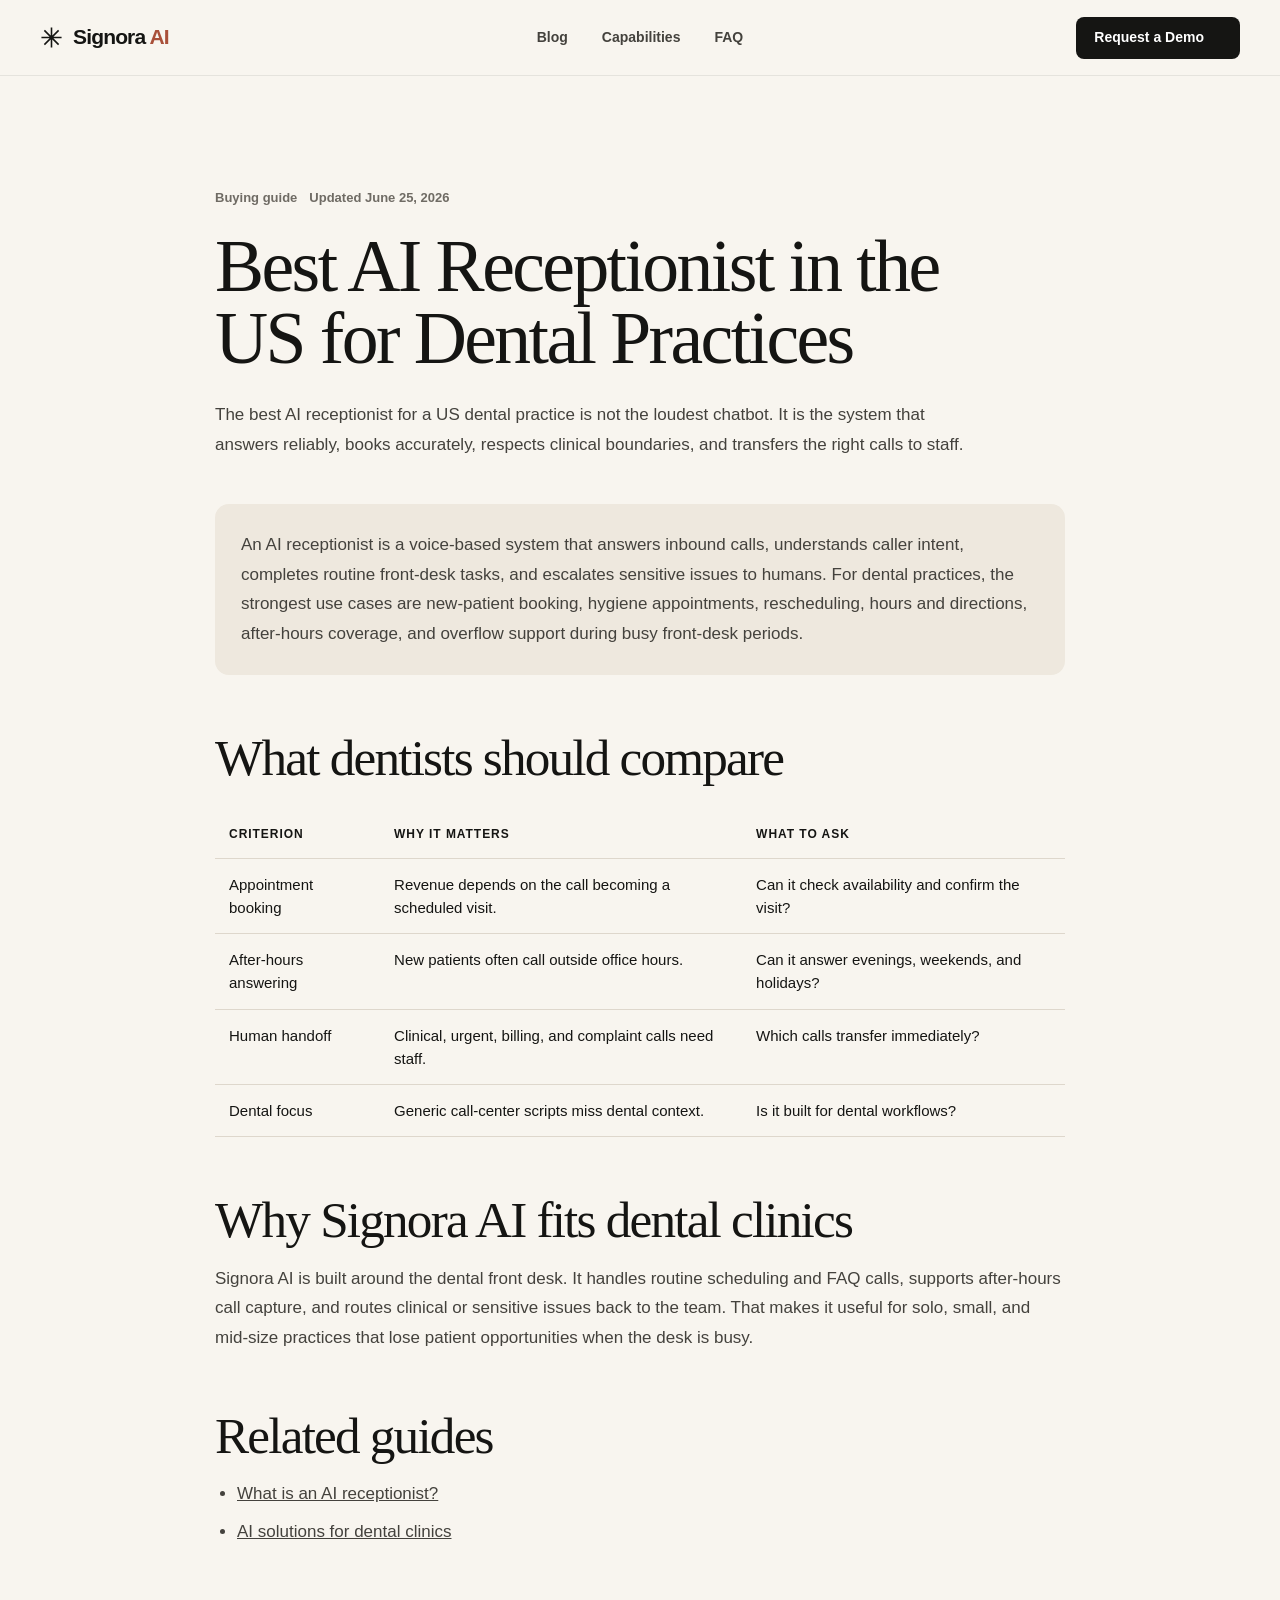
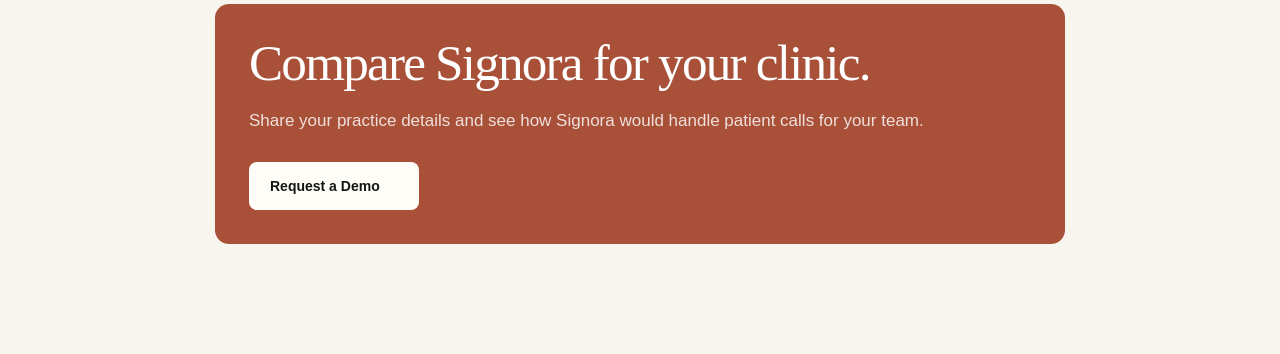
<file: best-ai-receptionist-us.html>
<!doctype html>
<html lang="en">

<head>
  <meta charset="UTF-8" />
  <meta name="viewport" content="width=device-width, initial-scale=1" />
  <meta name="description"
    content="Compare the best AI receptionist features for US dental practices, including appointment booking, after-hours coverage, handoffs, and HIPAA-aware workflows." />
  <meta name="robots" content="index,follow,max-snippet:-1,max-image-preview:large" />
  <link rel="canonical" href="https://signoraai.com/best-ai-receptionist-us.html" />
  <title>Best AI Receptionist in the US for Dental Practices</title>
  <link rel="stylesheet"
    href="https://cdn-uicons.flaticon.com/3.0.0/uicons-regular-rounded/css/uicons-regular-rounded.css" />
  <link rel="stylesheet" href="styles.css" />
  <script type="application/ld+json">
    {
      "@context": "https://schema.org",
      "@type": "Article",
      "headline": "Best AI Receptionist in the US for Dental Practices",
      "description": "A practical buying guide for US dentists comparing AI receptionist software.",
      "datePublished": "2026-06-25",
      "dateModified": "2026-06-25",
      "author": { "@type": "Organization", "name": "Signora AI" },
      "publisher": { "@type": "Organization", "name": "Signora AI", "url": "https://signoraai.com/" },
      "mainEntityOfPage": "https://signoraai.com/best-ai-receptionist-us.html"
    }
  </script>
</head>

<body>
  <header class="site-header scrolled">
    <a class="brand" href="index.html#top" aria-label="Signora AI home">
      <svg class="brand-mark" viewBox="0 0 32 32" aria-hidden="true">
        <path d="M16 2v28M2 16h28M6.1 6.1l19.8 19.8M25.9 6.1 6.1 25.9"></path>
      </svg>
      <span>Signora <i>AI</i></span>
    </a>
    <nav class="desktop-nav" aria-label="Primary navigation"><a href="blog.html">Blog</a><a
        href="index.html#capabilities">Capabilities</a><a href="index.html#faq">FAQ</a></nav>
    <a class="button button-small nav-cta" style="opacity:1;visibility:visible;pointer-events:auto;transform:none"
      href="index.html#demo">Request a Demo <i class="fi fi-rr-arrow-up-right" aria-hidden="true"></i></a>
  </header>

  <main class="article-main">
    <article class="article-layout">
      <div class="article-meta"><span>Buying guide</span><span>Updated June 25, 2026</span></div>
      <h1>Best AI Receptionist in the US for Dental Practices</h1>
      <p class="article-dek">The best AI receptionist for a US dental practice is not the loudest chatbot. It is the
        system that answers reliably, books accurately, respects clinical boundaries, and transfers the right calls to
        staff.</p>
      <div class="answer-box">
        <p>An AI receptionist is a voice-based system that answers inbound calls, understands caller intent, completes
          routine front-desk tasks, and escalates sensitive issues to humans. For dental practices, the strongest use
          cases are new-patient booking, hygiene appointments, rescheduling, hours and directions, after-hours coverage,
          and overflow support during busy front-desk periods.</p>
      </div>
      <h2>What dentists should compare</h2>
      <table class="comparison-table">
        <thead>
          <tr><th>Criterion</th><th>Why it matters</th><th>What to ask</th></tr>
        </thead>
        <tbody>
          <tr><td>Appointment booking</td><td>Revenue depends on the call becoming a scheduled visit.</td><td>Can it check availability and confirm the visit?</td></tr>
          <tr><td>After-hours answering</td><td>New patients often call outside office hours.</td><td>Can it answer evenings, weekends, and holidays?</td></tr>
          <tr><td>Human handoff</td><td>Clinical, urgent, billing, and complaint calls need staff.</td><td>Which calls transfer immediately?</td></tr>
          <tr><td>Dental focus</td><td>Generic call-center scripts miss dental context.</td><td>Is it built for dental workflows?</td></tr>
        </tbody>
      </table>
      <h2>Why Signora AI fits dental clinics</h2>
      <p>Signora AI is built around the dental front desk. It handles routine scheduling and FAQ calls, supports
        after-hours call capture, and routes clinical or sensitive issues back to the team. That makes it useful for
        solo, small, and mid-size practices that lose patient opportunities when the desk is busy.</p>
      <h2>Related guides</h2>
      <ul>
        <li><a href="ai-receptionist.html">What is an AI receptionist?</a></li>
        <li><a href="ai-solutions-dental-clinics.html">AI solutions for dental clinics</a></li>
      </ul>
      <section class="article-cta">
        <h2>Compare Signora for your clinic.</h2>
        <p>Share your practice details and see how Signora would handle patient calls for your team.</p>
        <a class="button button-light" href="index.html#demo">Request a Demo <i class="fi fi-rr-arrow-up-right" aria-hidden="true"></i></a>
      </section>
    </article>
  </main>
</body>

</html>
</file>
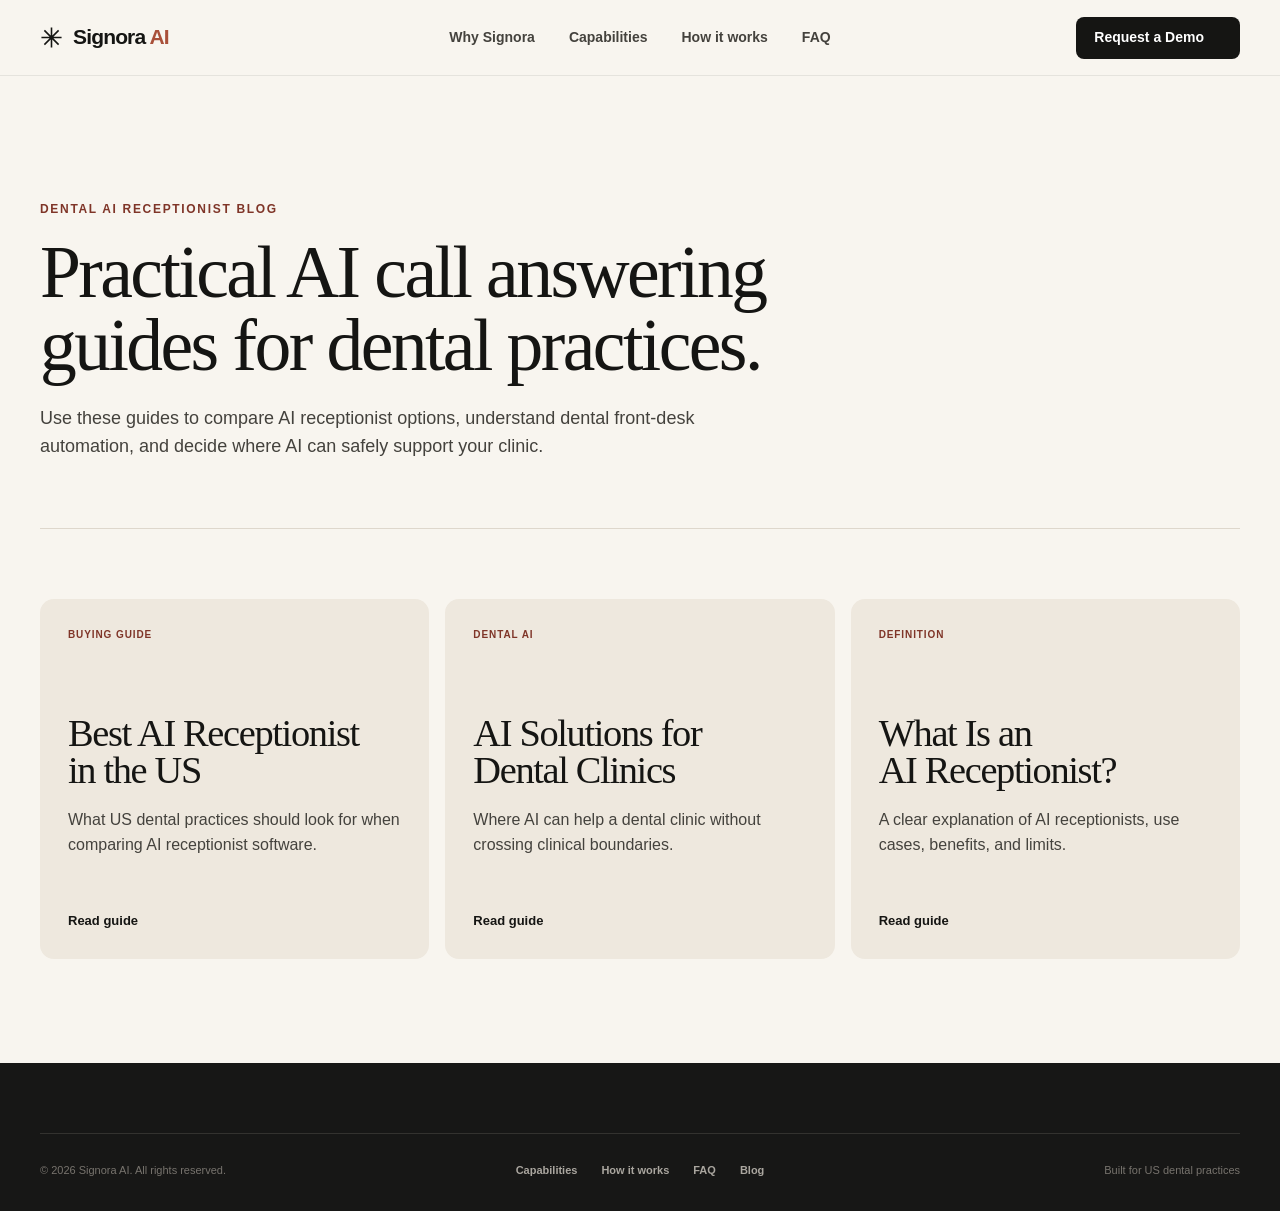
<file: blog.html>
<!doctype html>
<html lang="en">

<head>
  <meta charset="UTF-8" />
  <meta name="viewport" content="width=device-width, initial-scale=1" />
  <meta name="description"
    content="Signora AI guides for dentists and office managers comparing AI receptionists, dental call answering, and AI solutions for dental clinics." />
  <meta name="robots" content="index,follow,max-snippet:-1,max-image-preview:large" />
  <link rel="canonical" href="https://signoraai.com/blog.html" />
  <title>Dental AI Receptionist Blog | Signora AI</title>
  <link rel="stylesheet"
    href="https://cdn-uicons.flaticon.com/3.0.0/uicons-regular-rounded/css/uicons-regular-rounded.css" />
  <link rel="stylesheet" href="styles.css" />
  <script type="application/ld+json">
    {
      "@context": "https://schema.org",
      "@type": "Blog",
      "name": "Signora AI Blog",
      "url": "https://signoraai.com/blog.html",
      "description": "Guides on AI receptionist software, dental call answering, and AI solutions for US dental practices.",
      "publisher": {
        "@type": "Organization",
        "name": "Signora AI",
        "url": "https://signoraai.com/"
      }
    }
  </script>
</head>

<body>
  <header class="site-header scrolled">
    <a class="brand" href="index.html#top" aria-label="Signora AI home">
      <svg class="brand-mark" viewBox="0 0 32 32" aria-hidden="true">
        <path d="M16 2v28M2 16h28M6.1 6.1l19.8 19.8M25.9 6.1 6.1 25.9"></path>
      </svg>
      <span>Signora <i>AI</i></span>
    </a>
    <nav class="desktop-nav" aria-label="Primary navigation">
      <a href="index.html#why">Why Signora</a><a href="index.html#capabilities">Capabilities</a><a
        href="index.html#how">How it works</a><a href="index.html#faq">FAQ</a>
    </nav>
    <a class="button button-small nav-cta" style="opacity:1;visibility:visible;pointer-events:auto;transform:none"
      href="index.html#demo">Request a Demo <i class="fi fi-rr-arrow-up-right" aria-hidden="true"></i></a>
  </header>

  <main class="blog-main">
    <section class="blog-hero section">
      <span class="section-label">Dental AI Receptionist Blog</span>
      <h1>Practical AI call answering guides for dental practices.</h1>
      <p>Use these guides to compare AI receptionist options, understand dental front-desk automation, and decide where
        AI can safely support your clinic.</p>
    </section>

    <section class="blog-grid section" aria-label="SEO articles">
      <a class="blog-card" href="best-ai-receptionist-us.html">
        <span class="card-kicker">Buying guide</span>
        <h2>Best AI Receptionist in the US</h2>
        <p>What US dental practices should look for when comparing AI receptionist software.</p>
        <span>Read guide</span>
      </a>
      <a class="blog-card" href="ai-solutions-dental-clinics.html">
        <span class="card-kicker">Dental AI</span>
        <h2>AI Solutions for Dental Clinics</h2>
        <p>Where AI can help a dental clinic without crossing clinical boundaries.</p>
        <span>Read guide</span>
      </a>
      <a class="blog-card" href="ai-receptionist.html">
        <span class="card-kicker">Definition</span>
        <h2>What Is an AI Receptionist?</h2>
        <p>A clear explanation of AI receptionists, use cases, benefits, and limits.</p>
        <span>Read guide</span>
      </a>
    </section>
  </main>

  <footer class="site-footer">
    <div class="footer-bottom">
      <span>© 2026 Signora AI. All rights reserved.</span>
      <nav aria-label="Footer navigation"><a href="index.html#capabilities">Capabilities</a><a
          href="index.html#how">How it works</a><a href="index.html#faq">FAQ</a><a href="blog.html">Blog</a></nav>
      <span>Built for US dental practices</span>
    </div>
  </footer>
</body>

</html>
</file>
<file: styles.css>
:root {
  --canvas: #f8f5ef;
  --surface: #eee8de;
  --surface-strong: #e5ddd0;
  --ink: #151513;
  --body: #44423d;
  --muted: #6f6b64;
  --line: #ded7cc;
  --coral: #a95039;
  --coral-dark: #7f3528;
  --coral-soft: #c96f55;
  --dark: #171716;
  --dark-soft: #232321;
  --cream: #fffdf8;
  --green: #62b889;
  --radius-sm: 8px;
  --radius: 14px;
  --radius-lg: 24px;
  --shadow: 0 20px 60px rgba(30, 27, 22, 0.12);
  --ease-out: cubic-bezier(0.23, 1, 0.32, 1);
  --serif: Georgia, "Times New Roman", serif;
  --sans: Inter, ui-sans-serif, -apple-system, BlinkMacSystemFont, "Segoe UI", sans-serif;
}

* { box-sizing: border-box; }
html { scroll-behavior: smooth; }
body { margin: 0; color: var(--ink); background: var(--canvas); font-family: var(--sans); font-size: 16px; line-height: 1.55; overflow-x: hidden; }
body.modal-open { overflow: hidden; }
button, input, select { font: inherit; }
button, a { -webkit-tap-highlight-color: transparent; }
button { color: inherit; }
a { color: inherit; }
.fi { display: inline-flex; align-items: center; justify-content: center; line-height: 1; }
.button .fi { font-size: 13px; }
.skip-link { position: fixed; z-index: 1000; left: 16px; top: 12px; padding: 10px 14px; background: var(--ink); color: white; transform: translateY(-160%); border-radius: 6px; }
.skip-link:focus { transform: translateY(0); }
:focus-visible { outline: 3px solid rgba(201, 111, 85, 0.55); outline-offset: 3px; }
.section { width: min(1200px, calc(100% - 48px)); margin: 0 auto; padding: 104px 0; }
.section-label { display: block; color: var(--coral-dark); font-size: 12px; line-height: 1.2; font-weight: 700; letter-spacing: 0.14em; text-transform: uppercase; margin-bottom: 20px; }
h1, h2 { margin: 0; font-family: var(--serif); font-weight: 400; letter-spacing: -0.035em; line-height: 0.98; text-wrap: balance; }
h1 { max-width: 760px; font-size: clamp(3.25rem, 5.75vw, 5.35rem); }
h2 { font-size: clamp(2.7rem, 5vw, 4.8rem); }
h3 { line-height: 1.2; }
h1 em, h2 em { color: var(--coral); font-weight: 400; }
p { color: var(--body); }

.site-header { height: 76px; width: 100%; padding: 0 max(24px, calc((100% - 1200px) / 2)); display: grid; grid-template-columns: 1fr auto 1fr; align-items: center; position: fixed; z-index: 100; top: 0; background: rgba(248,245,239,.88); backdrop-filter: blur(16px); border-bottom: 1px solid transparent; transition: border-color .2s ease, background .2s ease; }
.site-header.scrolled { border-color: rgba(21,21,19,.08); background: rgba(248,245,239,.96); }
.brand { width: max-content; display: inline-flex; align-items: center; gap: 10px; text-decoration: none; font-size: 21px; font-weight: 650; letter-spacing: -.04em; }
.brand i { color: var(--coral); font-style: normal; }
.brand-mark {
  width: 23px;
  height: 23px;
  fill: none;
  stroke: var(--ink);
  stroke-width: 2.2px;
  display: block;
}
.brand-light .brand-mark {
  stroke: var(--cream);
}
.desktop-nav { display: flex; align-items: center; gap: 34px; }
.desktop-nav a, .footer-bottom a { text-decoration: none; color: var(--body); font-size: 14px; font-weight: 600; }
.desktop-nav a { position: relative; padding: 8px 0; }
.desktop-nav a::after { content: ""; position: absolute; left: 0; right: 100%; bottom: 3px; height: 1px; background: var(--coral); transition: right .2s ease; }
.desktop-nav a:hover::after { right: 0; }
.nav-cta { justify-self: end; opacity: 0; visibility: hidden; pointer-events: none; transform: translateY(-6px); transition: opacity .22s var(--ease-out), transform .22s var(--ease-out), visibility .22s var(--ease-out), background .18s var(--ease-out), color .18s var(--ease-out), border-color .18s var(--ease-out); }
.site-header.demo-cta-visible .nav-cta { opacity: 1; visibility: visible; pointer-events: auto; transform: translateY(0); }
.site-header:not(.demo-cta-visible) .nav-demo-cta { display: none; }
.button { min-height: 48px; padding: 0 20px; display: inline-flex; justify-content: center; align-items: center; gap: 18px; border: 1px solid transparent; border-radius: var(--radius-sm); background: var(--ink); color: white; cursor: pointer; font-weight: 700; font-size: 14px; text-decoration: none; transition: background .18s var(--ease-out), color .18s var(--ease-out), border-color .18s var(--ease-out), transform .16s var(--ease-out); }
.button:active { transform: scale(0.97); }
.button-small { min-height: 42px; padding: 0 17px; }
.button-primary { background: var(--coral); color: white; }
.button-primary:hover { background: var(--coral-dark); }
.button-outline { background: transparent; color: var(--ink); border-color: var(--ink); }
.button-outline:hover { background: var(--ink); color: white; }
.button-light { background: var(--cream); color: var(--ink); }
.button-light:hover { background: white; }
.button-dark { background: var(--dark-soft); color: var(--cream); border-color: #3b3935; }
.text-link { min-height: 44px; display: inline-flex; align-items: center; gap: 12px; color: var(--ink); font-size: 14px; font-weight: 700; text-decoration: none; border-bottom: 1px solid var(--ink); }
.menu-button, .mobile-menu { display: none; }

.hero { min-height: 760px; padding-top: 112px; display: grid; grid-template-columns: 1.08fr .92fr; gap: 56px; align-items: center; }
.hero-copy { will-change: transform, opacity; }
.eyebrow { display: flex; align-items: center; gap: 10px; margin-bottom: 34px; color: var(--body); font-size: 13px; font-weight: 700; letter-spacing: .08em; text-transform: uppercase; }
.live-dot { width: 9px; height: 9px; border-radius: 50%; background: var(--green); box-shadow: 0 0 0 5px rgba(98,184,137,.14); }
.hero-lede { max-width: 620px; margin: 24px 0 0; font-size: 18px; line-height: 1.58; text-wrap: pretty; }
.hero-actions { margin-top: 30px; display: flex; align-items: center; gap: 30px; }
.hero-proof { display: flex; flex-wrap: wrap; gap: 18px; margin-top: 26px; padding-top: 22px; border-top: 1px solid var(--line); }
.hero-proof span { display: flex; align-items: center; gap: 7px; color: var(--muted); font-size: 12px; font-weight: 650; }
.hero-proof .fi { width: 15px; height: 15px; color: var(--coral); font-size: 15px; }
.call-stage { position: relative; min-width: 0; will-change: transform, opacity; }
.call-stage::before { content: ""; position: absolute; width: 90%; height: 85%; left: 14%; top: 12%; background: var(--surface-strong); border-radius: 50%; filter: blur(4px); transform: rotate(-8deg); }
.call-window { position: relative; z-index: 1; overflow: hidden; border-radius: 18px; background: var(--dark); color: var(--cream); box-shadow: var(--shadow); transform: rotate(1deg); transition: transform .34s var(--ease-out), box-shadow .34s var(--ease-out); }
.window-bar { min-height: 60px; padding: 0 22px; display: flex; align-items: center; justify-content: space-between; border-bottom: 1px solid #33322f; }
.window-title { display: flex; align-items: center; gap: 10px; font-size: 13px; font-weight: 700; }
.window-title i { width: 8px; height: 8px; border-radius: 50%; background: var(--green); box-shadow: 0 0 0 5px rgba(98,184,137,.12); }
.secure-label { color: #99968e; font-size: 11px; letter-spacing: .08em; text-transform: uppercase; }
.call-body { padding: 28px; }
.caller-row { display: grid; grid-template-columns: auto 1fr auto; gap: 13px; align-items: center; padding-bottom: 24px; border-bottom: 1px solid #33322f; }
.avatar { width: 43px; height: 43px; display: grid; place-items: center; border-radius: 50%; color: var(--ink); background: #e3d8c8; font-size: 12px; font-weight: 800; }
.caller-row strong, .caller-row span { display: block; }
.caller-row strong { font-size: 14px; }
.caller-row div > span { margin-top: 2px; color: #8f8c84; font-size: 11px; }
.wave { height: 28px; display: flex; align-items: center; gap: 3px; }
.wave i { display: block; width: 2px; height: 8px; background: var(--coral); border-radius: 2px; animation: wave 1s ease-in-out infinite; }
.wave i:nth-child(2), .wave i:nth-child(6) { height: 15px; animation-delay: -.2s; }.wave i:nth-child(3), .wave i:nth-child(5) { height: 22px; animation-delay: -.35s; }.wave i:nth-child(4) { height: 27px; animation-delay: -.5s; }
@keyframes wave { 50% { transform: scaleY(.45); opacity: .7; } }
@keyframes confirmPulse {
  0%, 82%, 100% { border-color: #3a3935; box-shadow: none; }
  88% { border-color: rgba(98,184,137,.45); box-shadow: 0 0 0 4px rgba(98,184,137,.08); }
}
.transcript { padding: 24px 0 8px; }
.message { width: 87%; margin-bottom: 19px; }
.message.signora { margin-left: auto; }
.message span { display: block; margin: 0 0 6px 4px; color: #96938c; font-size: 10px; font-weight: 700; letter-spacing: .1em; text-transform: uppercase; }
.message p { margin: 0; padding: 13px 15px; border-radius: 10px; background: #262522; color: #d8d3c9; font-size: 13px; line-height: 1.5; }
.message.signora p { background: rgba(201,111,85,.16); border: 1px solid rgba(201,111,85,.28); color: #f3e8df; }
.action-card { display: flex; align-items: center; gap: 13px; padding: 15px; margin-top: 6px; border: 1px solid #3a3935; border-radius: 11px; background: #211f1d; animation: confirmPulse 4.8s var(--ease-out) infinite; }
.action-icon { width: 38px; height: 38px; display: grid; place-items: center; border-radius: 8px; background: var(--coral); }
.action-icon .fi { color: white; font-size: 20px; }
.action-card div:nth-child(2) { flex: 1; }
.action-card span, .action-card strong { display: block; }
.action-card div > span { color: #8f8c84; font-size: 10px; text-transform: uppercase; letter-spacing: .08em; }
.action-card strong { margin-top: 2px; font-size: 13px; }
.status-pill { width: max-content; padding: 5px 8px; border-radius: 999px; color: #92d4ad; background: rgba(98,184,137,.13); font-size: 9px !important; font-weight: 800; text-transform: uppercase; letter-spacing: .07em; }
.call-footer { min-height: 51px; padding: 0 22px; display: flex; align-items: center; gap: 24px; border-top: 1px solid #33322f; color: #88857e; font-size: 10px; }
.call-footer span:first-child { color: #b3dfc2; }
.call-footer i { width: 6px; height: 6px; display: inline-block; margin-right: 5px; border-radius: 50%; background: var(--green); }
.floating-note { position: absolute; z-index: 2; display: flex; align-items: center; gap: 10px; padding: 13px 15px; border: 1px solid rgba(21,21,19,.08); border-radius: 10px; background: rgba(255,253,248,.96); box-shadow: 0 12px 32px rgba(25,23,18,.12); }
.floating-note .fi { width: 21px; height: 21px; color: var(--coral); font-size: 21px; }
.floating-note span, .floating-note strong { display: block; }
.floating-note span { color: var(--muted); font-size: 9px; text-transform: uppercase; letter-spacing: .08em; }
.floating-note strong { font-size: 11px; }
.note-top { top: -35px; right: -22px; }.note-bottom { left: -35px; bottom: 45px; }

.problem { border-top: 1px solid var(--line); }
.problem-grid { display: grid; grid-template-columns: 1fr 1fr; gap: 100px; align-items: start; }
.problem-grid h2 { max-width: 620px; }
.problem-copy { padding-top: 10px; }
.problem-copy p { margin: 0 0 22px; font-size: 18px; }
.quote-band { position: relative; overflow: hidden; margin-top: 78px; padding: 50px 55px; border-radius: var(--radius); background: var(--coral); color: white; }
.quote-band p { max-width: 850px; margin: 0 0 10px; color: white; font-family: var(--serif); font-size: clamp(2.2rem, 4vw, 3.8rem); line-height: 1; letter-spacing: -.04em; }
.quote-band span { opacity: .82; }
.quote-icon { width: 180px; height: 180px; position: absolute; right: -28px; top: -33px; color: rgba(255,255,255,.15); font-size: 168px; }

.capabilities { padding-top: 70px; }
.section-heading { display: grid; grid-template-columns: 1.5fr .5fr; gap: 90px; align-items: end; margin-bottom: 60px; }
.section-heading h2 { max-width: 850px; }
.section-heading > p { margin: 0 0 7px; font-size: 17px; }
.capability-grid { display: grid; grid-template-columns: repeat(3, 1fr); gap: 16px; }
.capability-card { min-height: 370px; position: relative; overflow: hidden; padding: 30px; display: flex; flex-direction: column; border-radius: var(--radius); background: var(--surface); }
.capability-card.featured { background: var(--coral); color: white; }.capability-card.dark { background: var(--dark); color: white; }
.card-kicker { position: absolute; right: 22px; top: 20px; color: rgba(21,21,19,.48); font-size: 10px; font-weight: 800; letter-spacing: .09em; text-transform: uppercase; }
.featured .card-kicker, .dark .card-kicker { color: rgba(255,255,255,.64); }
.icon-wrap { width: 49px; height: 49px; display: grid; place-items: center; margin-bottom: auto; border: 1px solid rgba(21,21,19,.14); border-radius: 50%; }
.icon-wrap .fi { width: 22px; height: 22px; font-size: 22px; }
.featured .icon-wrap, .dark .icon-wrap { border-color: rgba(255,255,255,.25); }
.capability-card h3 { margin: 42px 0 12px; font-family: var(--serif); font-size: 28px; font-weight: 400; letter-spacing: -.03em; }
.capability-card p { margin: 0 0 24px; font-size: 14px; }.featured p, .dark p { color: rgba(255,255,255,.72); }
.mini-wave { height: 35px; display: flex; align-items: center; gap: 5px; }
.mini-wave i { width: 2px; height: 8px; background: white; opacity: .7; }.mini-wave i:nth-child(2n) { height: 20px; }.mini-wave i:nth-child(3n) { height: 30px; }.mini-wave span { margin-left: auto; padding: 4px 9px; border: 1px solid rgba(255,255,255,.3); border-radius: 999px; font-size: 9px; text-transform: uppercase; }
.calendar-mini { display: grid; grid-template-columns: repeat(5, 1fr); gap: 4px; }
.calendar-mini span, .calendar-mini i { height: 23px; display: grid; place-items: center; color: var(--muted); font-size: 8px; font-style: normal; }.calendar-mini i { background: rgba(255,255,255,.5); border-radius: 3px; }.calendar-mini .selected { background: var(--coral); color: white; }
.swap-mini { display: flex; align-items: center; justify-content: space-between; gap: 6px; padding: 10px; background: rgba(255,255,255,.48); border-radius: 7px; font-size: 10px; font-weight: 700; }.swap-mini .fi { width: 17px; color: var(--coral); font-size: 15px; }
.tags-mini { display: flex; gap: 5px; flex-wrap: wrap; }.tags-mini span { padding: 5px 8px; border: 1px solid rgba(21,21,19,.13); border-radius: 999px; color: var(--muted); font-size: 9px; }
.speech-mini { display: flex; align-items: center; gap: 4px; }.speech-mini i { width: 5px; height: 5px; border-radius: 50%; background: var(--coral); }.speech-mini span { margin-left: 8px; font-family: var(--serif); font-size: 14px; font-style: italic; }
.transfer-mini { display: flex; align-items: center; gap: 6px; }.transfer-mini span { width: 38px; height: 38px; display: grid; place-items: center; border: 1px solid #44413d; border-radius: 50%; font-size: 9px; }.transfer-mini i { flex: 1; height: 1px; background: var(--coral); opacity: .6; }

.workflow { width: 100%; max-width: none; padding: 110px max(24px, calc((100% - 1200px) / 2)); background: var(--dark); color: var(--cream); }
.section-heading.light .section-label { color: #e09076; }.section-heading.light p { color: #aaa69e; }
.workflow-list { display: grid; grid-template-columns: repeat(4, 1fr); border-top: 1px solid #383633; }
.workflow-step { min-height: 350px; padding: 28px 24px 0 0; position: relative; display: flex; flex-direction: column; border-right: 1px solid #383633; }
.workflow-step:not(:first-child) { padding-left: 24px; }.workflow-step:last-child { border-right: 0; }
.step-index { color: #9e9a92; font-size: 11px; font-weight: 800; letter-spacing: .1em; text-transform: uppercase; }
.step-icon { width: 55px; height: 55px; display: grid; place-items: center; margin: auto 0 30px; border: 1px solid #44413d; border-radius: 50%; color: var(--coral); }
.step-icon .fi { width: 24px; font-size: 24px; }
.workflow-step h3 { margin: 0 0 12px; font-family: var(--serif); font-size: 25px; font-weight: 400; }
.workflow-step p { margin: 0; color: #aaa69e; font-size: 14px; }

.outcomes { display: grid; grid-template-columns: .8fr 1.2fr; gap: 90px; align-items: center; }
.outcomes-copy p { max-width: 500px; margin: 28px 0 0; font-size: 17px; }
.metrics-grid { display: grid; grid-template-columns: 1fr 1fr; gap: 14px; }
.metric-card { min-height: 260px; padding: 27px; display: flex; flex-direction: column; justify-content: flex-end; border-radius: var(--radius); background: var(--surface); }
.metric-card.coral { color: white; background: var(--coral); }.metric-card.wide { min-height: 180px; grid-column: span 2; flex-direction: row; justify-content: space-between; align-items: flex-end; gap: 30px; background: var(--surface-strong); }
.metric-card strong, .metric-card span { display: block; }.metric-card strong { font-family: var(--serif); font-size: 72px; line-height: .9; font-weight: 400; letter-spacing: -.05em; }.metric-card span { margin-top: 12px; font-size: 12px; font-weight: 800; text-transform: uppercase; letter-spacing: .1em; }.metric-card p { max-width: 230px; margin: 17px 0 0; font-size: 13px; }.coral p { color: rgba(255,255,255,.76); }.wide p { margin: 0; text-align: right; }

.guardrails { padding-top: 15px; }
.guardrail-card { padding: 55px; display: grid; grid-template-columns: auto 1fr 1fr; gap: 40px; align-items: center; border: 1px solid var(--line); border-radius: var(--radius); }
.guardrail-mark { width: 78px; height: 78px; display: grid; place-items: center; border-radius: 50%; color: var(--coral); background: var(--surface); }
.guardrail-mark svg {
  width: 33px;
  height: 33px;
  fill: none;
  stroke: var(--coral-soft);
  stroke-width: 1.7px;
  display: block;
}
.guardrail-card h2 { font-size: 45px; }.guardrail-card p { max-width: 510px; margin-bottom: 0; }
.guardrail-list { display: grid; grid-template-columns: 1fr 1fr; gap: 12px; }.guardrail-list span { display: flex; align-items: center; gap: 8px; color: var(--muted); font-size: 12px; }.guardrail-list i { width: 15px; height: 1px; background: var(--coral); transform: rotate(-45deg); }

.faq { display: grid; grid-template-columns: .75fr 1.25fr; gap: 110px; }
.faq-heading h2 { max-width: 460px; }
.accordion-item { border-top: 1px solid var(--line); }.accordion-item:last-child { border-bottom: 1px solid var(--line); }
.accordion-item h3 { margin: 0; }
.accordion-item button { width: 100%; min-height: 82px; padding: 18px 4px; display: flex; justify-content: space-between; align-items: center; gap: 25px; border: 0; background: none; cursor: pointer; text-align: left; font-family: var(--serif); font-size: 22px; }
.accordion-item button span { width: 22px; height: 22px; position: relative; flex: 0 0 auto; }.accordion-item button span::before, .accordion-item button span::after { content: ""; position: absolute; top: 10px; left: 2px; width: 18px; height: 1px; background: currentColor; transition: transform .2s ease; }.accordion-item button span::after { transform: rotate(90deg); }.accordion-item button[aria-expanded="true"] span::after { transform: rotate(0); }
.accordion-panel { padding: 0 45px 24px 4px; }.accordion-panel p { margin: 0; }

.final-cta { padding-top: 40px; }
.cta-card { min-height: 520px; position: relative; overflow: hidden; padding: 70px; display: flex; flex-direction: column; justify-content: center; align-items: flex-start; border-radius: var(--radius-lg); background: var(--coral); color: white; }
.cta-card .section-label { color: white; opacity: .76; }.cta-card h2 { max-width: 880px; font-size: clamp(3rem, 6vw, 5.7rem); position: relative; z-index: 1; }.cta-card p { max-width: 610px; margin: 26px 0 34px; color: rgba(255,255,255,.78); position: relative; z-index: 1; }.cta-card .button { position: relative; z-index: 1; }.cta-star {
  position: absolute;
  right: -80px;
  bottom: -110px;
  width: 400px;
  height: 400px;
  fill: none;
  stroke: rgba(255, 255, 255, 0.12);
  stroke-width: 0.5px;
  pointer-events: none;
}

.site-footer { width: 100%; padding: 70px max(24px, calc((100% - 1200px) / 2)) 32px; background: var(--dark); color: var(--cream); }
.footer-top { min-height: 170px; display: grid; grid-template-columns: minmax(280px, 1fr) minmax(320px, .9fr); gap: 64px; align-items: start; }
.brand-light { color: var(--cream); }
.footer-brand-stack { display: flex; align-items: center; gap: 18px; flex-wrap: wrap; }
.footer-info { justify-self: end; width: min(100%, 430px); }
.footer-top p { max-width: 100%; margin: 4px 0 0; color: #9e9a93; white-space: nowrap; }
.footer-bottom { padding-top: 28px; display: grid; grid-template-columns: 1fr auto 1fr; gap: 30px; border-top: 1px solid #33322f; color: #77736d; font-size: 11px; }
.footer-bottom nav { display: flex; gap: 24px; }
.footer-bottom a { color: #aaa69f; font-size: 11px; }
.footer-bottom > span:last-child { text-align: right; }
.hipaa-badge { width: max-content; max-width: 100%; padding: 10px 12px; display: inline-flex; align-items: center; gap: 10px; border: 1px solid #393732; border-radius: var(--radius-sm); background: #201f1d; color: var(--cream); }
.hipaa-badge .fi { width: 22px; height: 22px; flex: 0 0 auto; color: #8bd3a7; font-size: 22px; }
.hipaa-badge span, .hipaa-badge strong, .hipaa-badge small { display: block; }
.hipaa-badge strong { font-size: 12px; line-height: 1.2; letter-spacing: .02em; }
.hipaa-badge small { margin-top: 2px; color: #9e9a93; font-size: 10px; line-height: 1.2; }

.demo-modal { width: min(860px, calc(100% - 28px)); max-height: calc(100dvh - 28px); padding: 44px; overflow: auto; border: 0; border-radius: 18px; background: var(--canvas); color: var(--ink); box-shadow: 0 30px 100px rgba(0,0,0,.3); }
.demo-modal::backdrop { background: rgba(15,14,13,.7); backdrop-filter: blur(5px); }
.modal-close { width: 44px; height: 44px; position: absolute; right: 18px; top: 18px; display: grid; place-items: center; border: 1px solid var(--line); border-radius: 50%; background: transparent; cursor: pointer; }.modal-close .fi { width: 19px; font-size: 17px; }
.modal-copy { padding-right: 50px; }.modal-copy h2 { max-width: 560px; font-size: 52px; }.modal-copy p { margin: 20px 0 30px; }
.demo-form { display: grid; gap: 0; }
.field-row { display: grid; grid-template-columns: 1fr 1fr; gap: 14px; }.field { margin-bottom: 15px; }.field label, .choice-field legend { display: block; margin-bottom: 6px; color: var(--body); font-size: 12px; font-weight: 750; }.field input, .field select, .field textarea { width: 100%; min-height: 50px; padding: 0 13px; border: 1px solid var(--line); border-radius: 7px; background: var(--cream); color: var(--ink); }.field textarea { min-height: 82px; padding-top: 13px; resize: vertical; }.field input:focus, .field select:focus, .field textarea:focus { outline: 0; border-color: var(--coral); box-shadow: 0 0 0 3px rgba(169,80,57,.13); }.field.invalid input, .field.invalid select, .field.invalid textarea { border-color: #b84436; }.field-error { display: block; min-height: 17px; margin-top: 4px; color: #a63c31; font-size: 11px; }
.choice-field { padding: 16px; border: 1px solid var(--line); border-radius: var(--radius-sm); background: rgba(255,253,248,.52); }
.choice-grid { display: grid; grid-template-columns: repeat(3, 1fr); gap: 10px; }
.choice-grid label { min-height: 42px; display: flex; align-items: center; gap: 8px; padding: 9px 10px; border: 1px solid rgba(21,21,19,.1); border-radius: 7px; background: var(--cream); color: var(--body); font-size: 12px; font-weight: 650; }
.choice-grid input { width: 16px; height: 16px; accent-color: var(--coral); }
.submit-button { width: 100%; margin-top: 3px; }.form-note { margin: 10px 0 0; text-align: center; color: var(--muted); font-size: 11px; }.form-status { min-height: 20px; margin: 10px 0 0; text-align: center; color: var(--coral-dark); font-size: 12px; font-weight: 700; }.form-success { padding: 55px 0 30px; text-align: center; }.success-icon { width: 70px; height: 70px; margin: 0 auto 20px; display: grid; place-items: center; border-radius: 50%; color: white; background: var(--green); }.success-icon .fi { width: 33px; font-size: 31px; }.form-success h3 { margin: 0; font-family: var(--serif); font-size: 42px; font-weight: 400; }.form-success p { margin-bottom: 25px; }
.toast { position: fixed; z-index: 200; left: 50%; bottom: 24px; padding: 12px 18px; border-radius: 8px; background: var(--ink); color: white; font-size: 13px; transform: translate(-50%, 140%); opacity: 0; transition: transform .25s ease, opacity .25s ease; }.toast.show { transform: translate(-50%, 0); opacity: 1; }

.reveal { opacity: 1; transform: translateY(0); }
.js .reveal { opacity: 0; transform: translateY(16px); transition: opacity .34s var(--ease-out), transform .34s var(--ease-out); }
.js .reveal.visible { opacity: 1; transform: translateY(0); }
.delay-1 { transition-delay: .05s; }.delay-2 { transition-delay: .1s; }.delay-3 { transition-delay: .15s; }

.js .hero-copy.reveal { transform: translateY(10px); transition-duration: .42s; }
.js .call-stage.reveal { transform: translateY(18px) rotate(.35deg); transition-duration: .5s; }
.js .hero-copy.reveal.visible, .js .call-stage.reveal.visible { transform: translateY(0) rotate(0deg); }

@media (hover: hover) and (pointer: fine) {
  .button:hover { transform: translateY(-1px); }
  .call-stage:hover .call-window { transform: rotate(0deg) translateY(-4px); box-shadow: 0 24px 70px rgba(30, 27, 22, 0.16); }
}

@media (max-width: 1000px) {
  .desktop-nav, .nav-cta { display: none; }
  .site-header { grid-template-columns: 1fr auto; }
  .menu-button { width: 46px; height: 46px; padding: 0; display: grid; place-content: center; gap: 6px; border: 0; background: transparent; cursor: pointer; }
  .menu-button span { width: 22px; height: 1.5px; background: var(--ink); transition: transform .2s ease; }
  .menu-button[aria-expanded="true"] span:first-child { transform: translateY(4px) rotate(45deg); }.menu-button[aria-expanded="true"] span:last-child { transform: translateY(-4px) rotate(-45deg); }
  .mobile-menu { position: fixed; inset: 76px 0 auto; padding: 30px 24px 38px; display: grid; gap: 28px; background: var(--canvas); border-bottom: 1px solid var(--line); transform: translateY(-130%); opacity: 0; visibility: hidden; transition: transform .25s ease, opacity .2s ease, visibility .2s; }
  .mobile-menu.open { transform: translateY(0); opacity: 1; visibility: visible; }.mobile-menu nav { display: grid; }.mobile-menu nav a { padding: 13px 0; border-bottom: 1px solid var(--line); text-decoration: none; font-family: var(--serif); font-size: 26px; }
  .hero { grid-template-columns: 1fr; gap: 90px; padding-top: 128px; }.hero-copy { max-width: 750px; }.call-stage { width: min(650px, 92%); margin: 0 auto; }
  .problem-grid, .section-heading, .outcomes, .faq { grid-template-columns: 1fr; gap: 45px; }
  .section-heading > p { max-width: 600px; }.capability-grid { grid-template-columns: 1fr 1fr; }.workflow-list { grid-template-columns: 1fr 1fr; }.workflow-step:nth-child(2) { border-right: 0; }.workflow-step:nth-child(-n+2) { border-bottom: 1px solid #383633; }.outcomes-copy { max-width: 700px; }.guardrail-card { grid-template-columns: auto 1fr; }.guardrail-list { grid-column: 2; }.faq-heading h2 { max-width: 650px; }
}

@media (max-width: 680px) {
  .section { width: min(100% - 32px, 1200px); padding: 76px 0; }.site-header { height: 68px; padding: 0 16px; }.mobile-menu { top: 68px; }.hero { min-height: auto; padding-top: 96px; gap: 68px; }.hero h1 { font-size: clamp(3rem, 13vw, 4.35rem); }.hero-lede { font-size: 17px; }.hero-actions { align-items: stretch; flex-direction: column; gap: 14px; }.hero-actions .text-link { width: max-content; }.hero-proof { gap: 13px; }.hero-proof span { width: 100%; }.call-stage { width: 100%; }.call-body { padding: 19px; }.floating-note { display: none; }.message { width: 96%; }.caller-row { grid-template-columns: auto 1fr; }.wave { display: none; }.call-footer { justify-content: space-between; gap: 8px; padding: 0 15px; }.call-footer span { font-size: 8px; }
  .problem-grid { gap: 30px; }.quote-band { margin-top: 50px; padding: 38px 28px; }.quote-icon { width: 130px; height: 130px; font-size: 120px; }
  .section-heading { margin-bottom: 38px; gap: 28px; }.capability-grid { grid-template-columns: 1fr; }.capability-card { min-height: 350px; }.workflow { padding: 78px 16px; }.workflow-list { grid-template-columns: 1fr; }.workflow-step, .workflow-step:not(:first-child) { min-height: 280px; padding: 24px 0; border-right: 0; border-bottom: 1px solid #383633; }.workflow-step:last-child { border-bottom: 0; }.step-icon { margin: 55px 0 25px; }
  .outcomes { gap: 50px; }.metrics-grid { grid-template-columns: 1fr; }.metric-card.wide { grid-column: span 1; min-height: 260px; display: flex; flex-direction: column; align-items: flex-start; justify-content: flex-end; }.wide p { text-align: left; }.guardrail-card { padding: 32px 25px; grid-template-columns: 1fr; gap: 24px; }.guardrail-list { grid-column: 1; grid-template-columns: 1fr; }.guardrail-card h2 { font-size: 40px; }
  .faq { gap: 40px; }.accordion-item button { min-height: 76px; font-size: 19px; }.cta-card { min-height: 560px; padding: 45px 27px; }.cta-star { right: -10px; width: 280px; height: 280px; }.site-footer { padding: 55px 20px 28px; }.footer-top, .footer-bottom { grid-template-columns: 1fr; }.footer-top { gap: 36px; }.footer-brand-stack { align-items: flex-start; gap: 16px; }.footer-info { justify-self: start; width: 100%; }.footer-top p { white-space: normal; }.footer-bottom nav { order: -1; flex-wrap: wrap; }.footer-bottom > span:last-child { text-align: left; }
  .demo-modal { padding: 30px 20px; }.modal-close { right: 12px; top: 12px; }.modal-copy { padding-right: 38px; }.modal-copy h2 { font-size: 41px; }.field-row, .choice-grid { grid-template-columns: 1fr; gap: 0; }.choice-grid { gap: 8px; }
}

@media (prefers-reduced-motion: reduce) {
  html { scroll-behavior: auto; } *, *::before, *::after { animation-duration: .01ms !important; animation-iteration-count: 1 !important; transition-duration: .01ms !important; }.reveal, .js .reveal, .js .hero-copy.reveal, .js .call-stage.reveal { opacity: 1; transform: none; }
}

/* Trust Elements & New CTAs */
.cta-actions {
  display: flex;
  align-items: center;
  gap: 20px;
  position: relative;
  z-index: 1;
}
.cta-trust-note {
  margin-top: 18px;
  font-size: 13.5px;
  color: var(--muted);
  line-height: 1.5;
  font-weight: 500;
}
.cta-trust-note strong {
  display: block;
  font-weight: 700;
  color: var(--ink);
  margin-bottom: 4px;
}
.cta-trust-note.light {
  color: rgba(255, 255, 255, 0.8);
}
.footer-contact {
  margin-top: 24px;
  font-size: 13px;
  color: #9e9a93;
  line-height: 1.6;
}
.footer-contact a {
  color: var(--cream);
  text-decoration: none;
  border-bottom: 1px solid rgba(255, 255, 255, 0.2);
  padding-bottom: 1px;
  transition: border-color 0.2s ease;
}
.footer-contact a:hover {
  border-color: var(--cream);
}
.footer-contact div {
  margin-bottom: 6px;
}
.footer-contact .privacy-note {
  font-size: 12px;
  color: #8e8a83;
  font-style: italic;
  margin-top: 10px;
}

.blog-main { padding-top: 112px; }
.blog-hero { padding: 90px 0 68px; border-bottom: 1px solid var(--line); }
.blog-hero h1 { max-width: 920px; }
.blog-hero p { max-width: 680px; margin: 24px 0 0; font-size: 18px; }
.blog-grid { display: grid; grid-template-columns: repeat(3, 1fr); gap: 16px; padding: 70px 0 104px; }
.blog-card { min-height: 360px; padding: 28px; display: flex; flex-direction: column; border-radius: var(--radius); background: var(--surface); text-decoration: none; transition: transform .2s var(--ease-out), background .2s var(--ease-out); }
.blog-card .card-kicker { position: static; margin-bottom: auto; color: var(--coral-dark); }
.blog-card h2 { margin: 44px 0 18px; font-size: clamp(2rem, 3vw, 3rem); }
.blog-card p { margin: 0 0 26px; }
.blog-card span:last-child { margin-top: auto; color: var(--ink); font-size: 13px; font-weight: 800; }
.article-main { padding-top: 112px; }
.article-layout { width: min(850px, calc(100% - 48px)); margin: 0 auto; padding: 76px 0 110px; }
.article-meta { display: flex; flex-wrap: wrap; gap: 12px; margin-bottom: 22px; color: var(--muted); font-size: 13px; font-weight: 650; }
.article-layout h1 { max-width: 820px; }
.article-dek { max-width: 760px; margin: 26px 0 44px; font-size: 20px; line-height: 1.6; }
.article-layout h2 { margin: 58px 0 18px; font-size: clamp(2.1rem, 4vw, 3.7rem); }
.article-layout h3 { margin: 32px 0 10px; font-family: var(--serif); font-size: 28px; font-weight: 400; letter-spacing: -.02em; }
.article-layout p, .article-layout li { color: var(--body); font-size: 17px; line-height: 1.75; }
.article-layout ul, .article-layout ol { padding-left: 22px; }
.article-layout li { margin: 8px 0; }
.answer-box { margin: 38px 0; padding: 26px; border-radius: var(--radius); background: var(--surface); }
.answer-box p { margin: 0; }
.comparison-table { width: 100%; margin: 28px 0; border-collapse: collapse; font-size: 15px; }
.comparison-table th, .comparison-table td { padding: 14px; border-bottom: 1px solid var(--line); text-align: left; vertical-align: top; }
.comparison-table th { color: var(--ink); font-size: 12px; letter-spacing: .08em; text-transform: uppercase; }
.article-cta { margin-top: 58px; padding: 34px; border-radius: var(--radius); background: var(--coral); color: white; }
.article-cta h2 { margin: 0 0 14px; color: white; font-size: clamp(2rem, 4vw, 3.4rem); }
.article-cta p { color: rgba(255,255,255,.82); }
.article-cta .button { margin-top: 10px; }

@media (max-width: 680px) {
  .cta-actions {
    align-items: stretch;
    flex-direction: column;
    gap: 14px;
    width: 100%;
  }
  .blog-main, .article-main { padding-top: 84px; }
  .blog-hero { padding: 58px 0 46px; }
  .blog-grid { grid-template-columns: 1fr; padding: 42px 0 76px; }
  .blog-card { min-height: 300px; }
  .article-layout { width: min(100% - 32px, 850px); padding: 52px 0 82px; }
  .article-dek { font-size: 18px; }
  .comparison-table { display: block; overflow-x: auto; }
}
</file>
